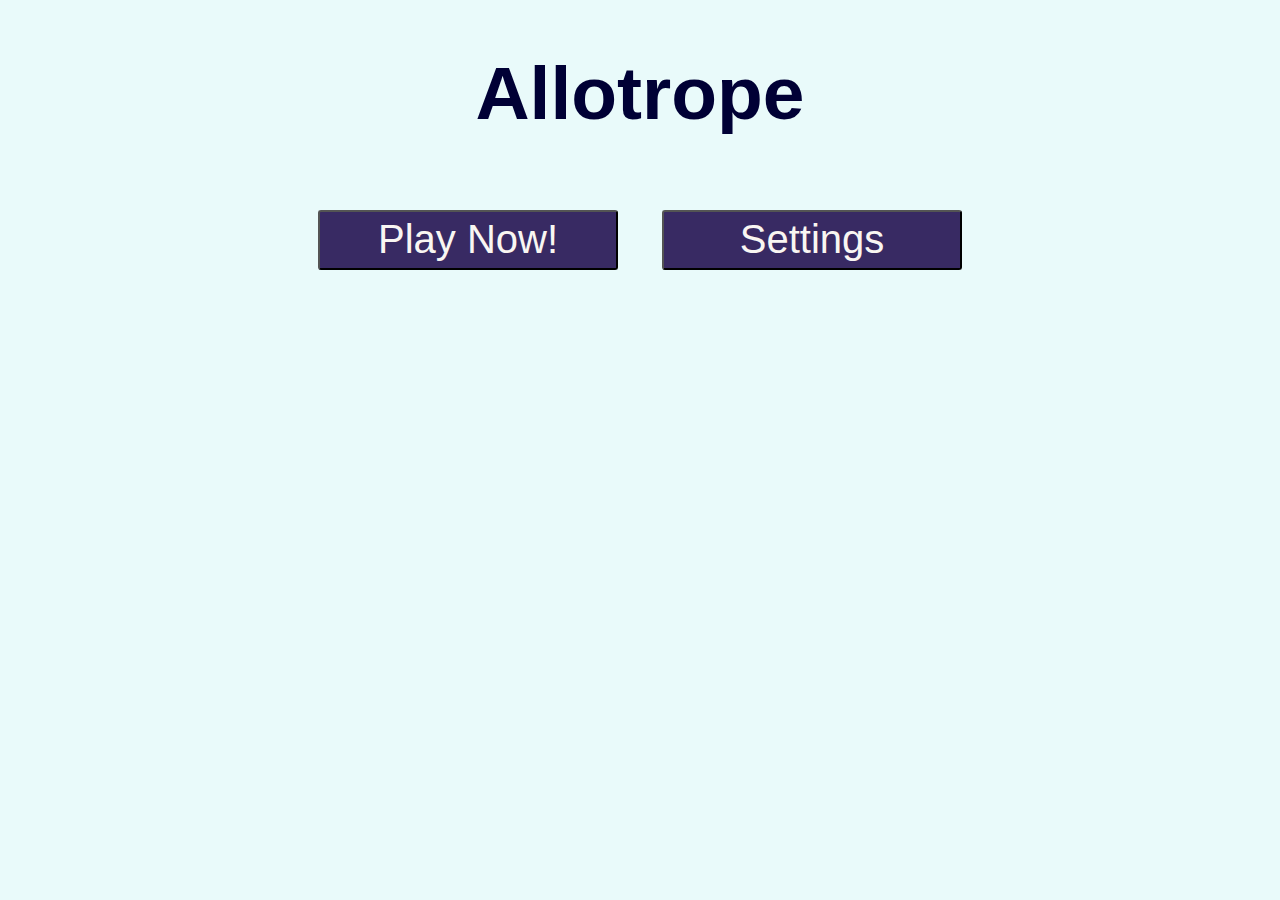
<file: index.html>
<!DOCTYPE html>
<html>
<head>
	
    <meta charset="utf-8">
    <meta name="viewport" content="width=device-width,height=device-height,initial-scale=1,maximum-scale=1,user-scalable=yes" />
  <title>Allotrope</title>

  <link href="style/homepage.css" rel="stylesheet" type="text/css">
  
</head>
<body>

    <div class="heading">
      <h1 class="title"><a href="index.html">Allotrope</a></h1>
	</div>
	<ul>
		<li><a href="level_select.html"><button type="button">Play Now!</button></a></li>
		<li><a href="#"><button type="button">Settings</button></a></li>
			
	</ul>
</body>
</html>
</file>
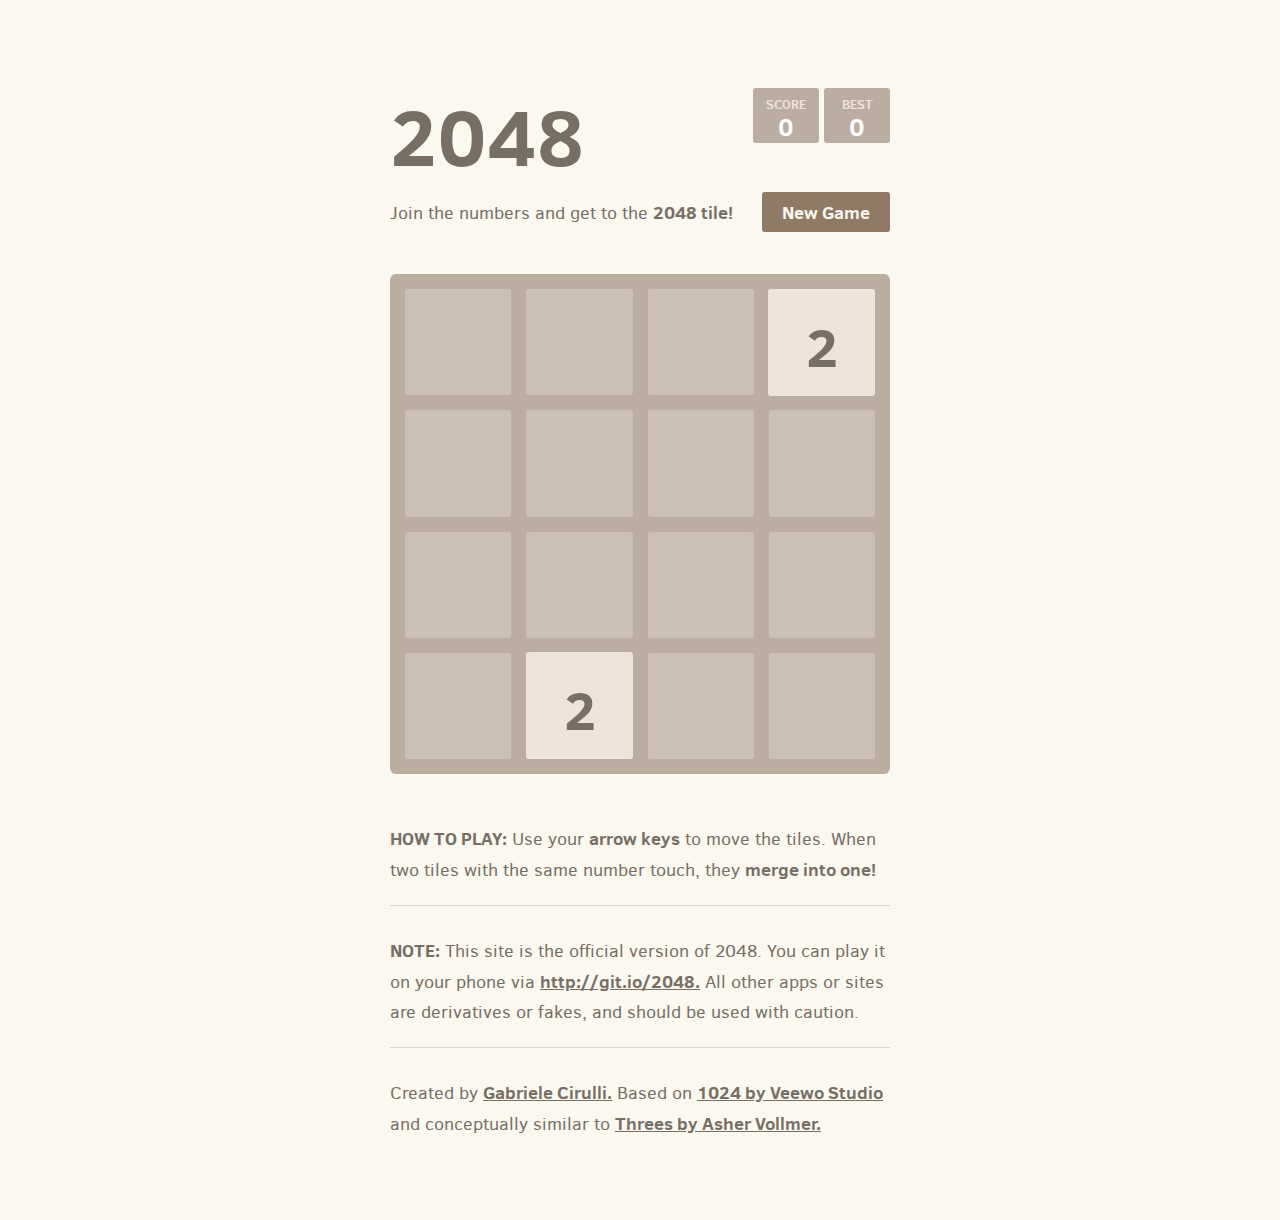
<file: meta/index.html>
<!DOCTYPE html>
<html>
<head>
  <meta charset="utf-8">
  <title>2048</title>

  <link href="style/main.css" rel="stylesheet" type="text/css">
  <link rel="shortcut icon" href="Allotrope Logo.ico">
  <link rel="apple-touch-icon" href="meta/apple-touch-icon.png">
  <link rel="apple-touch-startup-image" href="meta/apple-touch-startup-image-640x1096.png" media="(device-width: 320px) and (device-height: 568px) and (-webkit-device-pixel-ratio: 2)"> <!-- iPhone 5+ -->
  <link rel="apple-touch-startup-image" href="meta/apple-touch-startup-image-640x920.png"  media="(device-width: 320px) and (device-height: 480px) and (-webkit-device-pixel-ratio: 2)"> <!-- iPhone, retina -->
  <meta name="apple-mobile-web-app-capable" content="yes">
  <meta name="apple-mobile-web-app-status-bar-style" content="black">

  <meta name="HandheldFriendly" content="True">
  <meta name="MobileOptimized" content="320">
  <meta name="viewport" content="width=device-width, target-densitydpi=160dpi, initial-scale=1.0, maximum-scale=1, user-scalable=no, minimal-ui">
</head>
<body>
  <div class="container">
    <div class="heading">
      <h1 class="title">2048</h1>
      <div class="scores-container">
        <div class="score-container">0</div>
        <div class="best-container">0</div>
      </div>
    </div>

    <div class="above-game">
      <p class="game-intro">Join the numbers and get to the <strong>2048 tile!</strong></p>
      <a class="restart-button">New Game</a>
    </div>

    <div class="game-container">
      <div class="game-message">
        <p></p>
        <div class="lower">
	        <a class="keep-playing-button">Keep going</a>
          <a class="retry-button">Try again</a>
        </div>
      </div>

      <div class="grid-container">
        <div class="grid-row">
          <div class="grid-cell"></div>
          <div class="grid-cell"></div>
          <div class="grid-cell"></div>
          <div class="grid-cell"></div>
        </div>
        <div class="grid-row">
          <div class="grid-cell"></div>
          <div class="grid-cell"></div>
          <div class="grid-cell"></div>
          <div class="grid-cell"></div>
        </div>
        <div class="grid-row">
          <div class="grid-cell"></div>
          <div class="grid-cell"></div>
          <div class="grid-cell"></div>
          <div class="grid-cell"></div>
        </div>
        <div class="grid-row">
          <div class="grid-cell"></div>
          <div class="grid-cell"></div>
          <div class="grid-cell"></div>
          <div class="grid-cell"></div>
        </div>
      </div>

      <div class="tile-container">

      </div>
    </div>

    <p class="game-explanation">
      <strong class="important">How to play:</strong> Use your <strong>arrow keys</strong> to move the tiles. When two tiles with the same number touch, they <strong>merge into one!</strong>
    </p>
    <hr>
    <p>
    <strong class="important">Note:</strong> This site is the official version of 2048. You can play it on your phone via <a href="http://git.io/2048">http://git.io/2048.</a> All other apps or sites are derivatives or fakes, and should be used with caution.
    </p>
    <hr>
    <p>
    Created by <a href="http://gabrielecirulli.com" target="_blank">Gabriele Cirulli.</a> Based on <a href="https://itunes.apple.com/us/app/1024!/id823499224" target="_blank">1024 by Veewo Studio</a> and conceptually similar to <a href="http://asherv.com/threes/" target="_blank">Threes by Asher Vollmer.</a>
    </p>
  </div>

  <script src="js/bind_polyfill.js"></script>
  <script src="js/classlist_polyfill.js"></script>
  <script src="js/animframe_polyfill.js"></script>
  <script src="js/keyboard_input_manager.js"></script>
  <script src="js/html_actuator.js"></script>
  <script src="js/grid.js"></script>
  <script src="js/tile.js"></script>
  <script src="js/local_storage_manager.js"></script>
  <script src="js/game_manager.js"></script>
  <script src="js/application.js"></script>
</body>
</html>
</file>
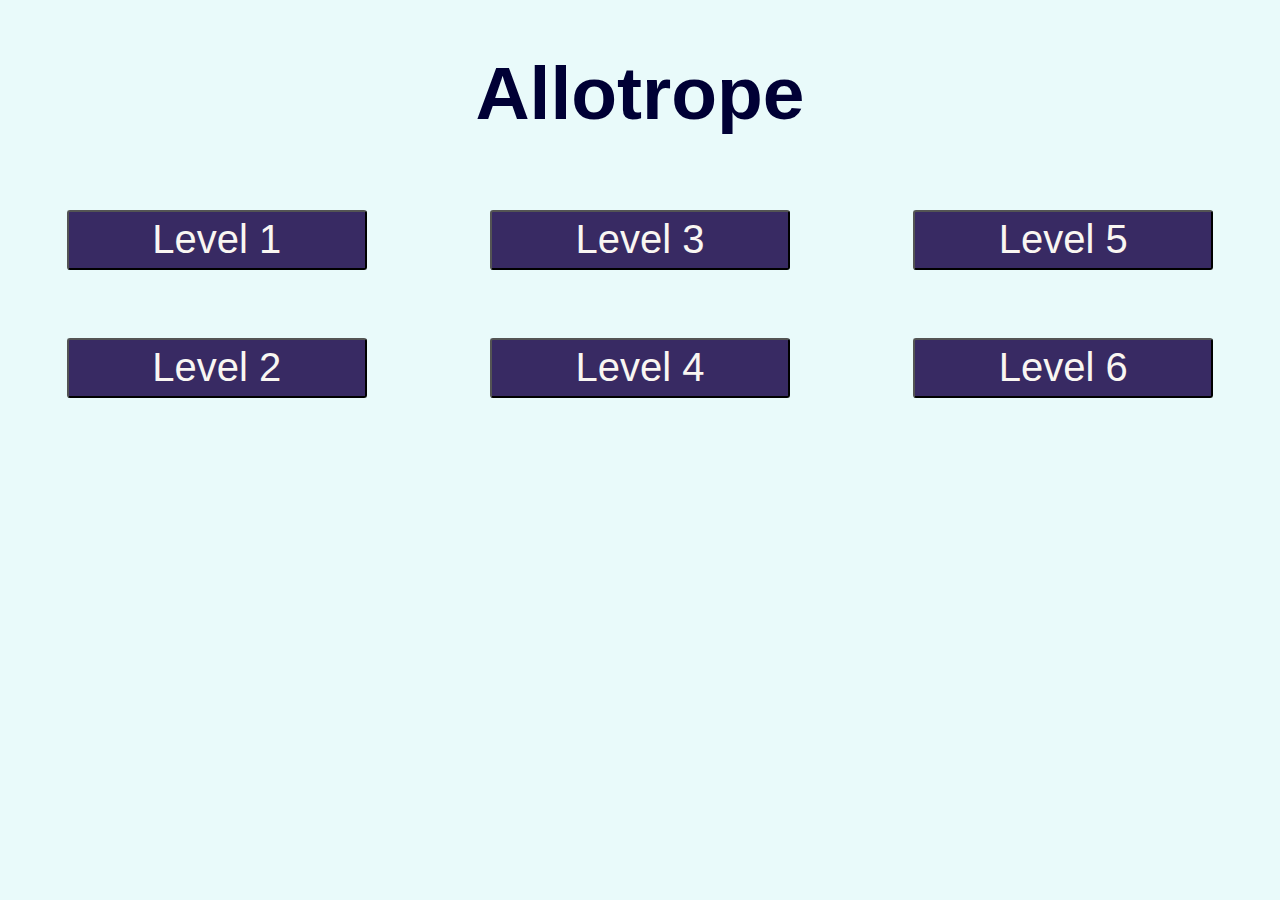
<file: level_select.html>
<!DOCTYPE html>
<html>
<head>
	
    <meta charset="utf-8">
    <meta name="viewport" content="width=device-width,height=device-height,initial-scale=1,maximum-scale=1,user-scalable=yes" />
  <title>Allotrope</title>

  <link href="style/homepage.css" rel="stylesheet" type="text/css">
  <style>
    ul{
      columns:3;
    }
    li{
      display:inline-block;
		padding: 5dp 5dp;
		
    }
    button{
      width:75dp;
      height:45dp;
		font-size:30dp;
    }
    
    
  </style>
</head>
<body>

    <div class="heading">
      <h1 class="title"><a href="index.html">Allotrope</a></h1>
	</div>
	<ul>
		<li><a href="levels/level_1.html"><button type="button">Level 1</button></a></li>
		<li><a href="levels/level_2.html"><button type="button">Level 2 </button></a></li>
		<li><a href="levels/level_3.html"><button type="button">Level 3</button></a></li>
		<li><a href="levels/level_4.html"><button type="button">Level 4</button></a></li>
		<li><a href="levels/level_5.html"><button type="button">Level 5</button></a></li>
		<li><a href="levels/level_6.html"><button type="button">Level 6</button></a></li>
			
	</ul>
</body>
</html>
</file>
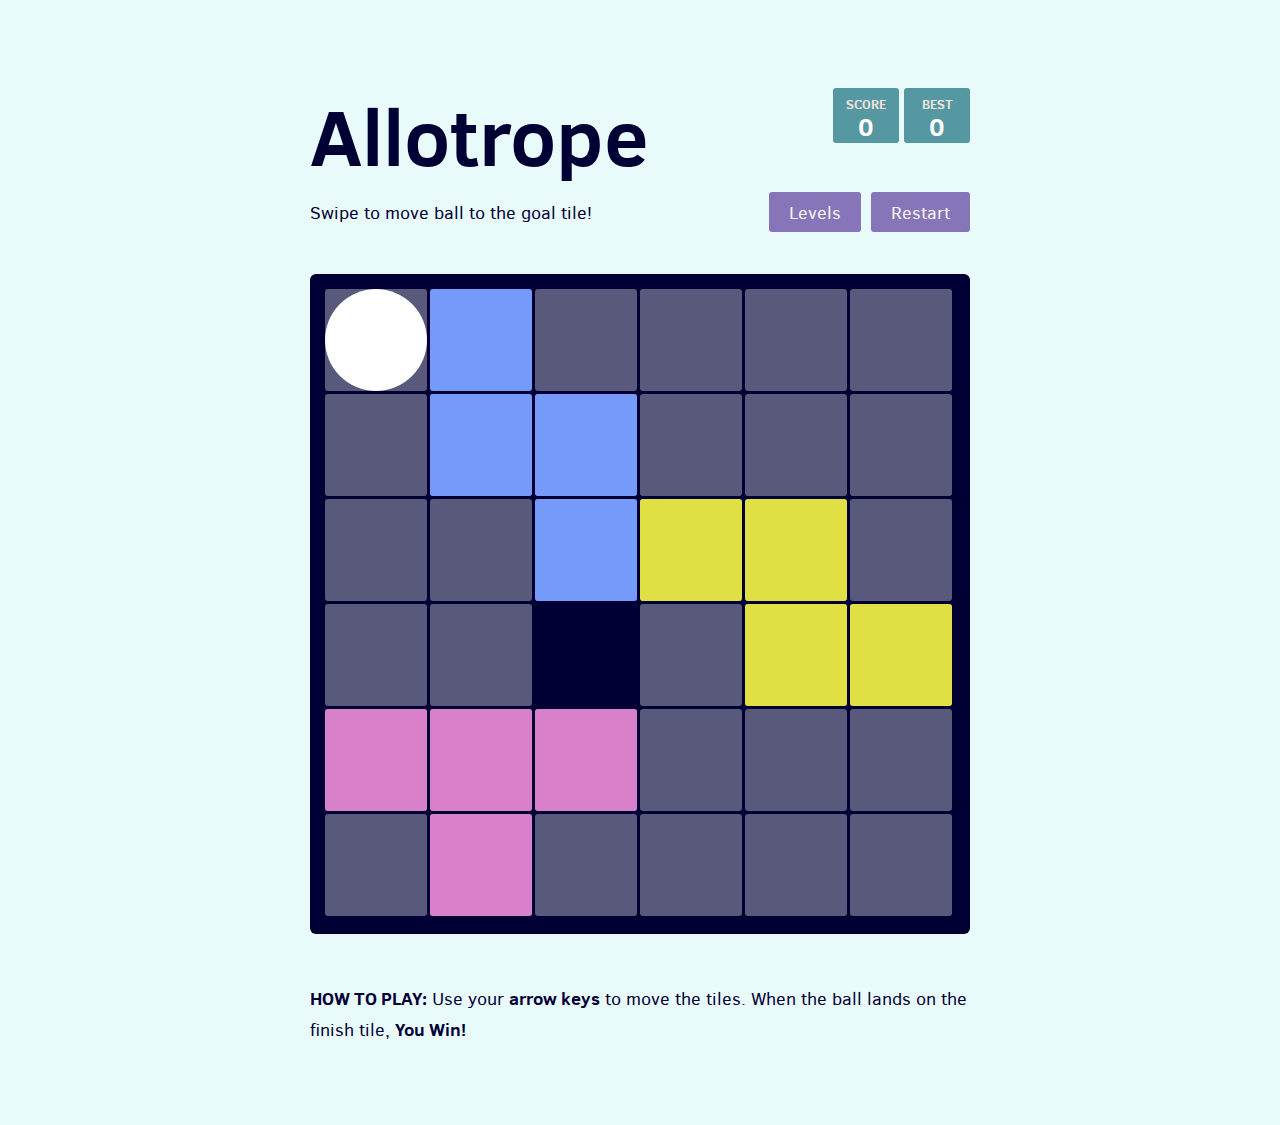
<file: levels/level_1.html>
<!DOCTYPE html>
<html>
<head>
  <meta charset="utf-8">
  <title>Allotrope</title>

  <link href="../style/main.css" rel="stylesheet" type="text/css">
  <link rel="shortcut icon" href="http://scott-swarthout.github.io/allotrope-js/Allotrope Logo.ico">
  <meta name="viewport" content="width=device-width,height=device-height,initial-scale=1,maximum-scale=1,user-scalable=yes" />
  <!--<link rel="apple-touch-icon" href="meta/apple-touch-icon.png">-->
  <!--<link rel="apple-touch-startup-image" href="meta/apple-touch-startup-image-640x1096.png" media="(device-width: 320px) and (device-height: 568px) and (-webkit-device-pixel-ratio: 2)">-->
  <!--<link rel="apple-touch-startup-image" href="meta/apple-touch-startup-image-640x920.png"  media="(device-width: 320px) and (device-height: 480px) and (-webkit-device-pixel-ratio: 2)">-->
  <meta name="apple-mobile-web-app-capable" content="yes">
  <meta name="apple-mobile-web-app-status-bar-style" content="black">

  <meta name="HandheldFriendly" content="True">
  <meta name="MobileOptimized" content="320">
  <meta name="viewport" content="width=device-width, target-densitydpi=160dpi, initial-scale=1.0, maximum-scale=1, user-scalable=no, minimal-ui">
</head>
<body>
  <div class="container">
    <div class="heading">
      <h1 class="title"> <a href="../index.html">Allotrope</a></h1>
      <div class="scores-container">
        <div class="score-container">0</div>
        <div class="best-container">0</div>
      </div>
    </div>
    <div class="above-game">
      <p class="game-intro">Swipe to move ball to the goal tile!<br></p>
      <a class="restart-button">Restart</a>
      <a href='../level_select.html'class="levels-button">Levels</a>
    </div>

    <div class="game-container">
      <div class="game-message">
        <p></p>
        <div class="lower">
	        <!--<a class="keep-playing-button">Next Level</a>-->
          <a class="retry-button">Try again</a>
          <a href='../level_select.html'class="select-levels-button">Levels</a>
        </div>
      </div>

      <div class="grid-container">
        <div class="grid-row">
          <div class="grid-cell"></div>
          <div class="grid-goalcell"></div>
          <div class="grid-cell"></div>
          <div class="grid-cell"></div>
          <div class="grid-cell"></div>
          <div class="grid-cell"></div>
        </div>
        <div class="grid-row">
          <div class="grid-cell"></div>
          <div class="grid-cell"></div>
          <div class="grid-cell"></div>
          <div class="grid-cell"></div>
          <div class="grid-cell"></div>
          <div class="grid-cell"></div>
        </div>
        <div class="grid-row">
          <div class="grid-cell"></div>
          <div class="grid-cell"></div>
          <div class="grid-cell"></div>
          <div class="grid-cell"></div>
          <div class="grid-cell"></div>
          <div class="grid-cell"></div>
        </div>
        <div class="grid-row">
          <div class="grid-cell"></div>
          <div class="grid-cell"></div>
          <div class="grid-cell"></div>
          <div class="grid-cell"></div>
          <div class="grid-cell"></div>
          <div class="grid-cell"></div>
        </div>
        <div class="grid-row">
          <div class="grid-cell"></div>
          <div class="grid-cell"></div>
          <div class="grid-cell"></div>
          <div class="grid-cell"></div>
          <div class="grid-cell"></div>
          <div class="grid-cell"></div>
        </div>
        <div class="grid-row">
          <div class="grid-cell"></div>
          <div class="grid-cell"></div>
          <div class="grid-cell"></div>
          <div class="grid-cell"></div>
          <div class="grid-cell"></div>
          <div class="grid-cell"></div>
        </div>
      </div>

      <div class="tile-container">

      </div>
    </div>

    <p class="game-explanation">
      <strong class="important">How to play:</strong> Use your <strong>arrow keys</strong> to move the tiles. When the ball lands on the finish tile, <strong>You Win!</strong>
    </p>
   
  </div>
  <script src="http://ajax.googleapis.com/ajax/libs/jquery/1.11.1/jquery.min.js"></script>
  <script src="level_1_data.js"></script>
  <script src="../js/bind_polyfill.js"></script>
  <script src="../js/classlist_polyfill.js"></script>
  <script src="../js/animframe_polyfill.js"></script>
  <script src="../js/keyboard_input_manager.js"></script>
  <script src="../js/html_actuator.js"></script>
  <script src="../js/grid.js"></script>
  <script src="../js/tile.js"></script>
  <script src="../js/local_storage_manager.js"></script>
  <script src="../js/game_manager.js"></script>
  <script src="../js/application.js"></script>
  
</body>
</html>
</file>
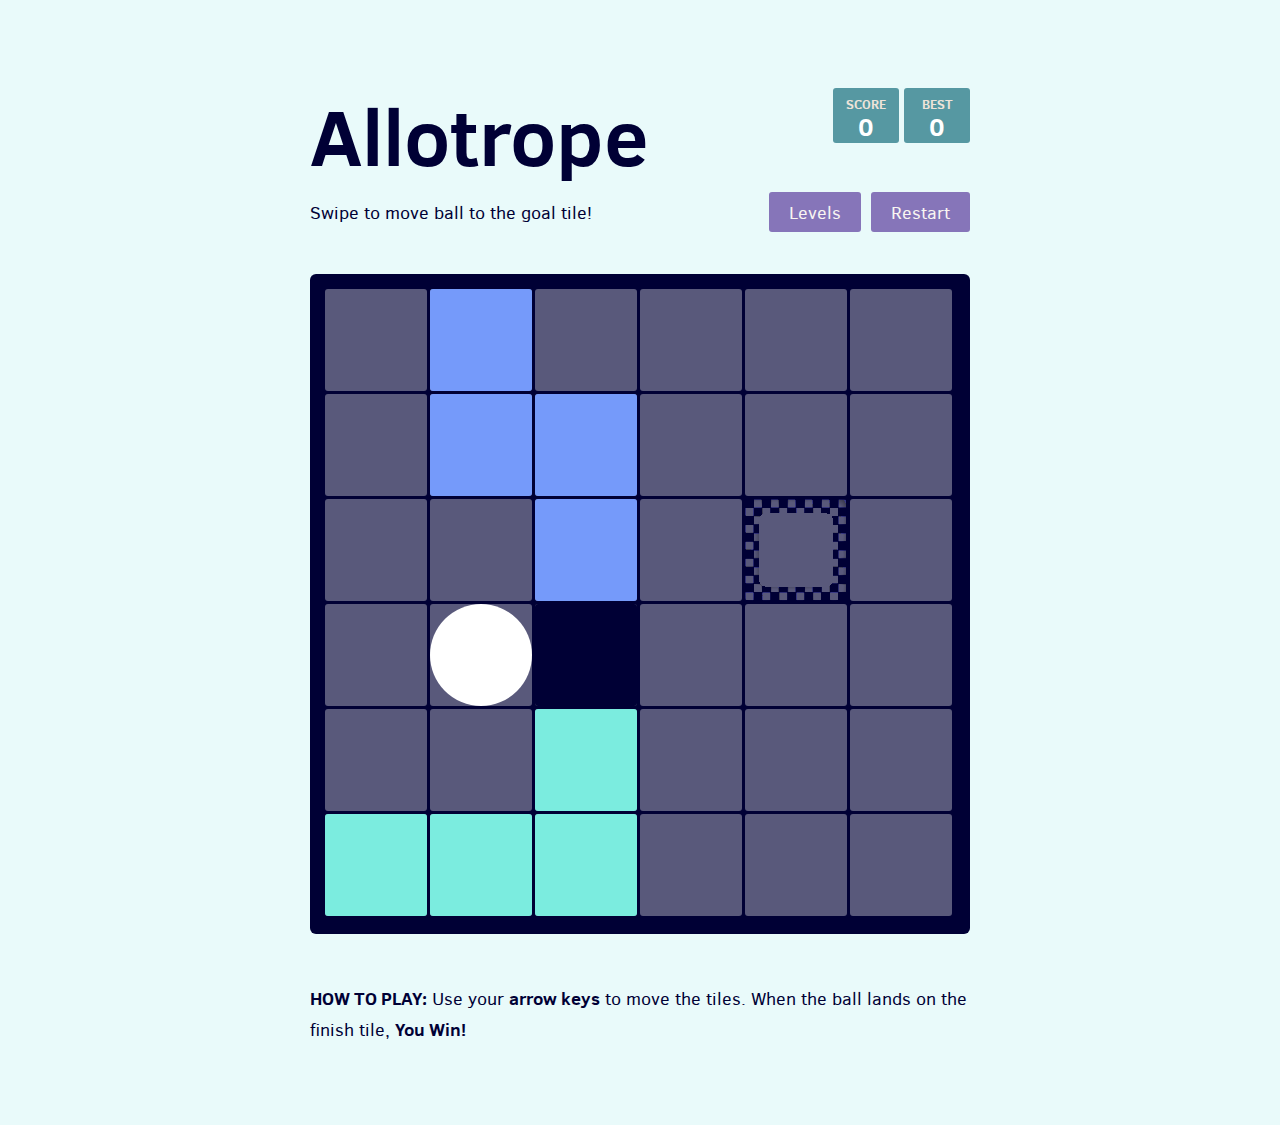
<file: levels/level_2.html>
<!DOCTYPE html>
<html>
<head>
  <meta charset="utf-8">
  <title>Allotrope</title>

  <link href="../style/main.css" rel="stylesheet" type="text/css">
  <link rel="shortcut icon" href="http://scott-swarthout.github.io/allotrope-js/Allotrope Logo.ico">
  <meta name="viewport" content="width=device-width,height=device-height,initial-scale=1,maximum-scale=1,user-scalable=yes" />
  <!--<link rel="apple-touch-icon" href="meta/apple-touch-icon.png">-->
  <!--<link rel="apple-touch-startup-image" href="meta/apple-touch-startup-image-640x1096.png" media="(device-width: 320px) and (device-height: 568px) and (-webkit-device-pixel-ratio: 2)">-->
  <!--<link rel="apple-touch-startup-image" href="meta/apple-touch-startup-image-640x920.png"  media="(device-width: 320px) and (device-height: 480px) and (-webkit-device-pixel-ratio: 2)">-->
  <meta name="apple-mobile-web-app-capable" content="yes">
  <meta name="apple-mobile-web-app-status-bar-style" content="black">

  <meta name="HandheldFriendly" content="True">
  <meta name="MobileOptimized" content="320">
  <meta name="viewport" content="width=device-width, target-densitydpi=160dpi, initial-scale=1.0, maximum-scale=1, user-scalable=no, minimal-ui">
</head>
<body>
  <div class="container">
    <div class="heading">
      <h1 class="title"> <a href="../index.html">Allotrope</a></h1>
      <div class="scores-container">
        <div class="score-container">0</div>
        <div class="best-container">0</div>
      </div>
    </div>
    <div class="above-game">
      <p class="game-intro">Swipe to move ball to the goal tile!</p>
      <a class="restart-button">Restart</a>
      <a href='../level_select.html'class="levels-button">Levels</a>
    </div>

    <div class="game-container">
      <div class="game-message">
        <p></p>
        <div class="lower">
	        <!--<a class="keep-playing-button">Next Level</a>-->
          <a class="retry-button">Try again</a>
          <a href='../level_select.html'class="select-levels-button">Levels</a>
        </div>
      </div>

      <div class="grid-container">
        <div class="grid-row">
          <div class="grid-cell"></div>
          <div class="grid-cell"></div>
          <div class="grid-cell"></div>
          <div class="grid-cell"></div>
          <div class="grid-cell"></div>
          <div class="grid-cell"></div>
        </div>
        <div class="grid-row">
          <div class="grid-cell"></div>
          <div class="grid-cell"></div>
          <div class="grid-cell"></div>
          <div class="grid-cell"></div>
          <div class="grid-cell"></div>
          <div class="grid-cell"></div>
        </div>
        <div class="grid-row">
          <div class="grid-cell"></div>
          <div class="grid-cell"></div>
          <div class="grid-cell"></div>
          <div class="grid-cell"></div>
          <div class="grid-goalcell"></div>
          <div class="grid-cell"></div>
        </div>
        <div class="grid-row">
          <div class="grid-cell"></div>
          <div class="grid-cell"></div>
          <div class="grid-cell"></div>
          <div class="grid-cell"></div>
          <div class="grid-cell"></div>
          <div class="grid-cell"></div>
        </div>
        <div class="grid-row">
          <div class="grid-cell"></div>
          <div class="grid-cell"></div>
          <div class="grid-cell"></div>
          <div class="grid-cell"></div>
          <div class="grid-cell"></div>
          <div class="grid-cell"></div>
        </div>
        <div class="grid-row">
          <div class="grid-cell"></div>
          <div class="grid-cell"></div>
          <div class="grid-cell"></div>
          <div class="grid-cell"></div>
          <div class="grid-cell"></div>
          <div class="grid-cell"></div>
        </div>
      </div>

      <div class="tile-container">

      </div>
    </div>

    <p class="game-explanation">
      <strong class="important">How to play:</strong> Use your <strong>arrow keys</strong> to move the tiles. When the ball lands on the finish tile, <strong>You Win!</strong>
    </p>
   
  </div>
  <script src="http://ajax.googleapis.com/ajax/libs/jquery/1.11.1/jquery.min.js"></script>
  <script src="level_2_data.js"></script>
  <script src="../js/bind_polyfill.js"></script>
  <script src="../js/classlist_polyfill.js"></script>
  <script src="../js/animframe_polyfill.js"></script>
  <script src="../js/keyboard_input_manager.js"></script>
  <script src="../js/html_actuator.js"></script>
  <script src="../js/grid.js"></script>
  <script src="../js/tile.js"></script>
  <script src="../js/local_storage_manager.js"></script>
  <script src="../js/game_manager.js"></script>
  <script src="../js/application.js"></script>
  
</body>
</html>
</file>
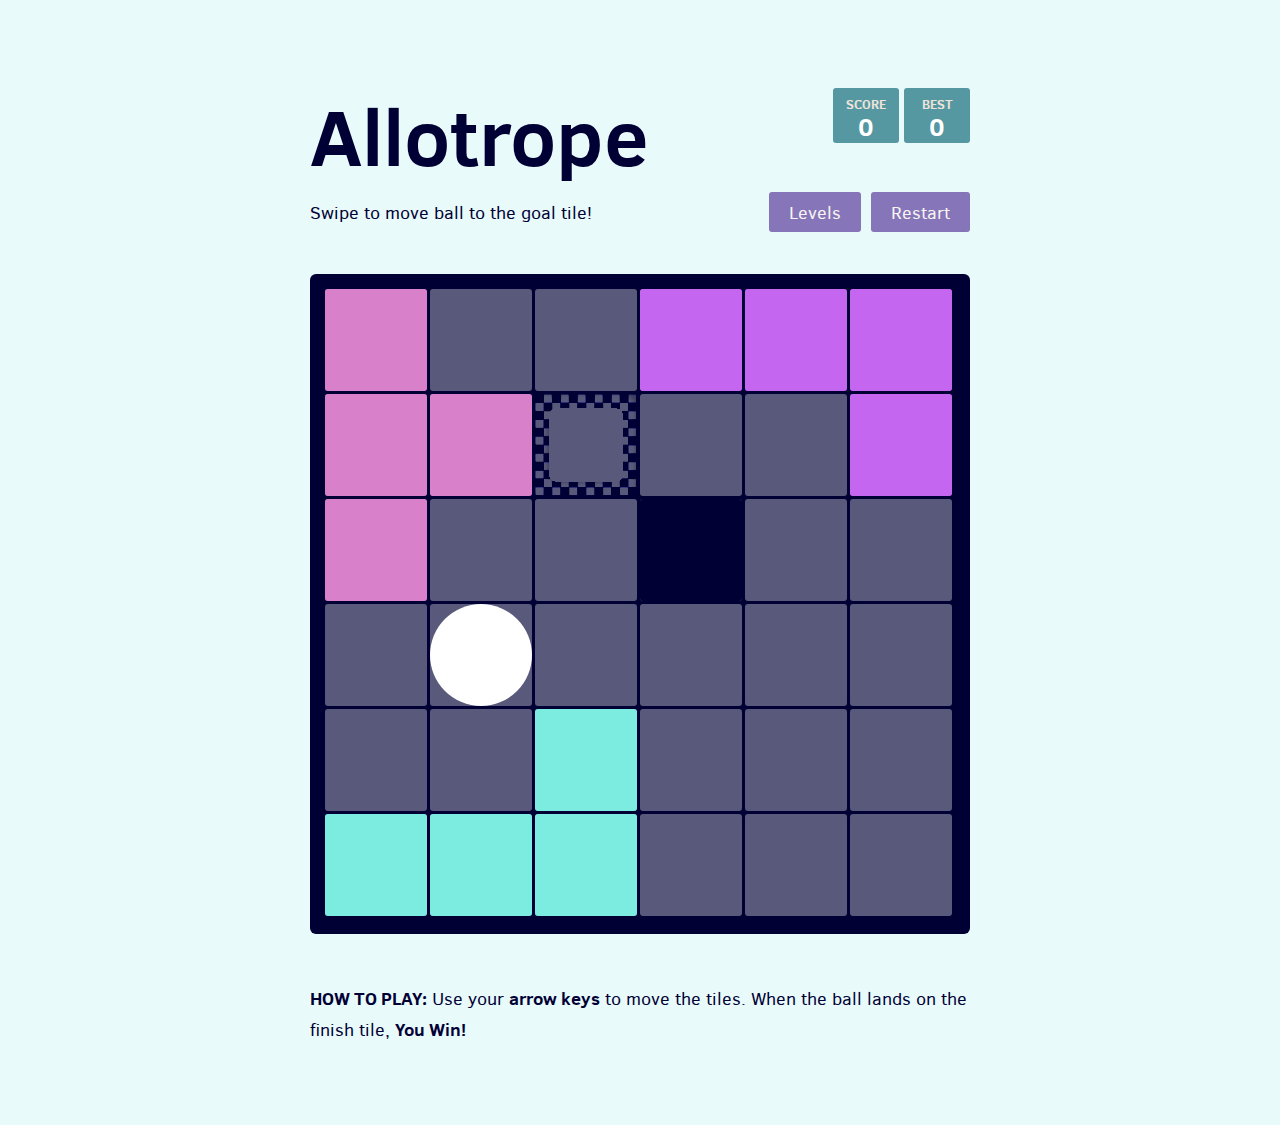
<file: levels/level_3.html>
<!DOCTYPE html>
<html>
<head>
  <meta charset="utf-8">
  <title>Allotrope</title>

  <link href="../style/main.css" rel="stylesheet" type="text/css">
  <link rel="shortcut icon" href="http://scott-swarthout.github.io/allotrope-js/Allotrope Logo.ico">
  <meta name="viewport" content="width=device-width,height=device-height,initial-scale=1,maximum-scale=1,user-scalable=yes" />
  <!--<link rel="apple-touch-icon" href="meta/apple-touch-icon.png">-->
  <!--<link rel="apple-touch-startup-image" href="meta/apple-touch-startup-image-640x1096.png" media="(device-width: 320px) and (device-height: 568px) and (-webkit-device-pixel-ratio: 2)">-->
  <!--<link rel="apple-touch-startup-image" href="meta/apple-touch-startup-image-640x920.png"  media="(device-width: 320px) and (device-height: 480px) and (-webkit-device-pixel-ratio: 2)">-->
  <meta name="apple-mobile-web-app-capable" content="yes">
  <meta name="apple-mobile-web-app-status-bar-style" content="black">

  <meta name="HandheldFriendly" content="True">
  <meta name="MobileOptimized" content="660">
  <meta name="viewport" content="width=device-width, target-densitydpi=160dpi, initial-scale=1.0, maximum-scale=1, user-scalable=no, minimal-ui">
</head>
<body>
  <div class="container">
    <div class="heading">
      <h1 class="title"> <a href="../index.html">Allotrope</a></h1>
      <div class="scores-container">
        <div class="score-container">0</div>
        <div class="best-container">0</div>
      </div>
    </div>
    <div class="above-game">
      <p class="game-intro">Swipe to move ball to the goal tile!</p>
      <a class="restart-button">Restart</a>
      <a href='../level_select.html'class="levels-button">Levels</a>
    </div>

    <div class="game-container">
      <div class="game-message">
        <p></p>
        <div class="lower">
	        <!--<a class="keep-playing-button">Next Level</a>-->
          <a class="retry-button">Try again</a>
          <a href='../level_select.html'class="select-levels-button">Levels</a>
        </div>
      </div>

      <div class="grid-container">
        <div class="grid-row">
          <div class="grid-cell"></div>
          <div class="grid-cell"></div>
          <div class="grid-cell"></div>
          <div class="grid-cell"></div>
          <div class="grid-cell"></div>
          <div class="grid-cell"></div>
        </div>
        <div class="grid-row">
          <div class="grid-cell"></div>
          <div class="grid-cell"></div>
          <div class="grid-goalcell"></div>
          <div class="grid-cell"></div>
          <div class="grid-cell"></div>
          <div class="grid-cell"></div>
        </div>
        <div class="grid-row">
          <div class="grid-cell"></div>
          <div class="grid-cell"></div>
          <div class="grid-cell"></div>
          <div class="grid-cell"></div>
          <div class="grid-cell"></div>
          <div class="grid-cell"></div>
        </div>
        <div class="grid-row">
          <div class="grid-cell"></div>
          <div class="grid-cell"></div>
          <div class="grid-cell"></div>
          <div class="grid-cell"></div>
          <div class="grid-cell"></div>
          <div class="grid-cell"></div>
        </div>
        <div class="grid-row">
          <div class="grid-cell"></div>
          <div class="grid-cell"></div>
          <div class="grid-cell"></div>
          <div class="grid-cell"></div>
          <div class="grid-cell"></div>
          <div class="grid-cell"></div>
        </div>
        <div class="grid-row">
          <div class="grid-cell"></div>
          <div class="grid-cell"></div>
          <div class="grid-cell"></div>
          <div class="grid-cell"></div>
          <div class="grid-cell"></div>
          <div class="grid-cell"></div>
        </div>
      </div>

      <div class="tile-container">

      </div>
    </div>

    <p class="game-explanation">
      <strong class="important">How to play:</strong> Use your <strong>arrow keys</strong> to move the tiles. When the ball lands on the finish tile, <strong>You Win!</strong>
    </p>
   
  </div>
  <script src="http://ajax.googleapis.com/ajax/libs/jquery/1.11.1/jquery.min.js"></script>
  <script src="level_3_data.js"></script>
  <script src="../js/bind_polyfill.js"></script>
  <script src="../js/classlist_polyfill.js"></script>
  <script src="../js/animframe_polyfill.js"></script>
  <script src="../js/keyboard_input_manager.js"></script>
  <script src="../js/html_actuator.js"></script>
  <script src="../js/grid.js"></script>
  <script src="../js/tile.js"></script>
  <script src="../js/local_storage_manager.js"></script>
  <script src="../js/game_manager.js"></script>
  <script src="../js/application.js"></script>
  
</body>
</html>
</file>
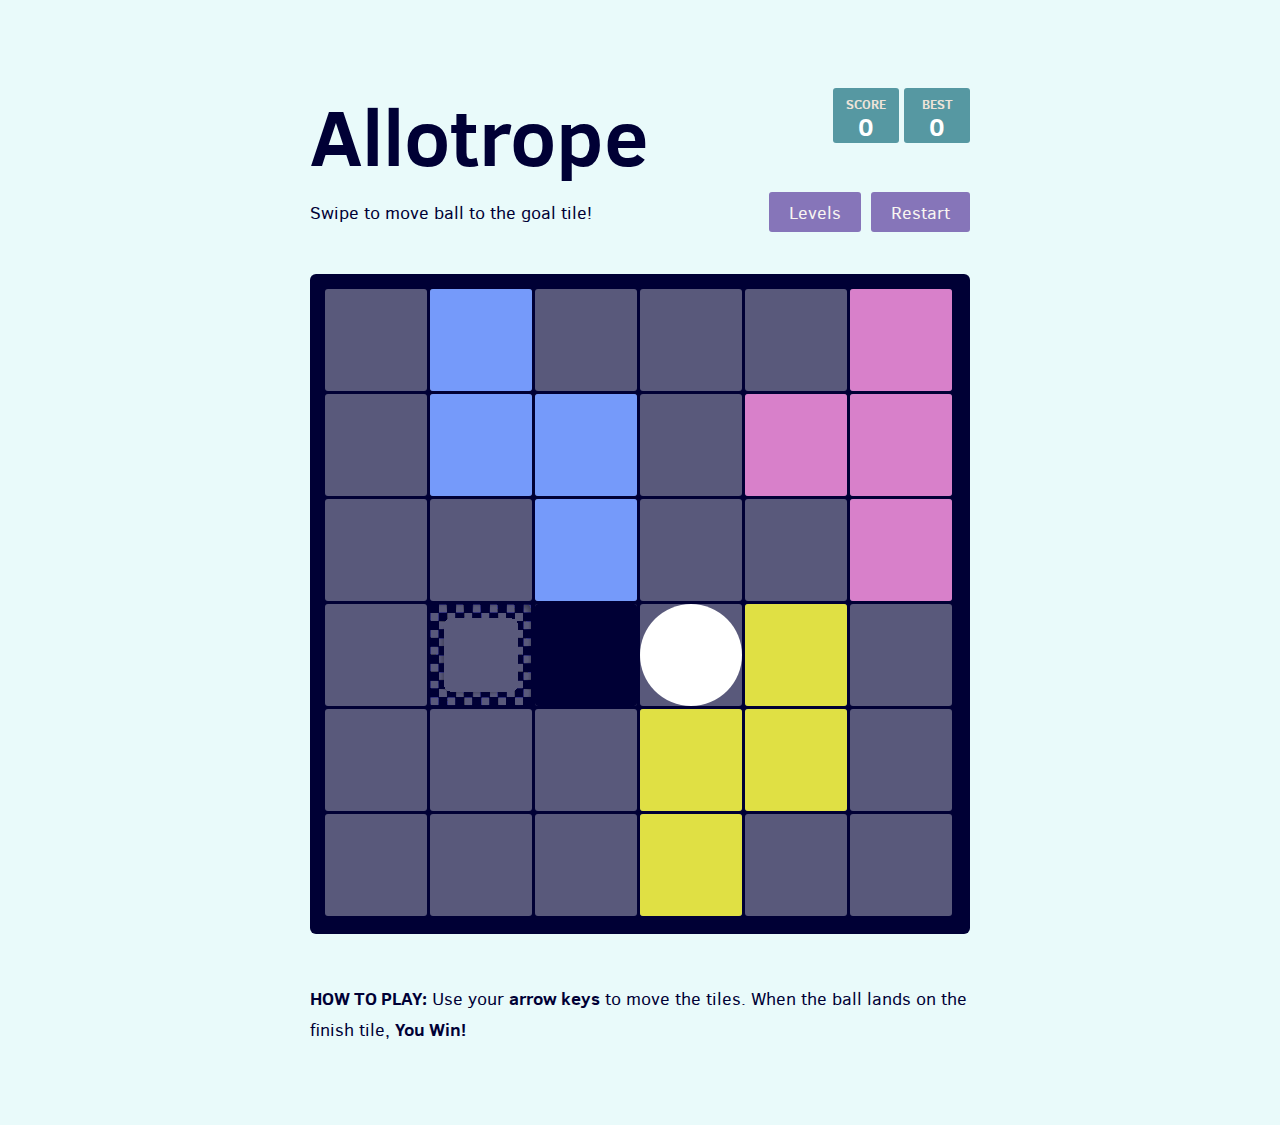
<file: levels/level_4.html>
<!DOCTYPE html>
<html>
<head>
  <meta charset="utf-8">
  <title>Allotrope</title>

  <link href="../style/main.css" rel="stylesheet" type="text/css">
  <link rel="shortcut icon" href="http://scott-swarthout.github.io/allotrope-js/Allotrope Logo.ico">
  <meta name="viewport" content="width=device-width,height=device-height,initial-scale=1,maximum-scale=1,user-scalable=yes" />
  <!--<link rel="apple-touch-icon" href="meta/apple-touch-icon.png">-->
  <!--<link rel="apple-touch-startup-image" href="meta/apple-touch-startup-image-640x1096.png" media="(device-width: 320px) and (device-height: 568px) and (-webkit-device-pixel-ratio: 2)">-->
  <!--<link rel="apple-touch-startup-image" href="meta/apple-touch-startup-image-640x920.png"  media="(device-width: 320px) and (device-height: 480px) and (-webkit-device-pixel-ratio: 2)">-->
  <meta name="apple-mobile-web-app-capable" content="yes">
  <meta name="apple-mobile-web-app-status-bar-style" content="black">

  <meta name="HandheldFriendly" content="True">
  <meta name="MobileOptimized" content="320">
  <meta name="viewport" content="width=device-width, target-densitydpi=160dpi, initial-scale=1.0, maximum-scale=1, user-scalable=no, minimal-ui">
</head>
<body>
  <div class="container">
    <div class="heading">
		<div>
			<h1 class="title"> <a href="../index.html">Allotrope</a></h1>
		</div>
      <div class="scores-container">
        <div class="score-container">0</div>
        <div class="best-container">0</div>
      </div>
    </div>
    <div class="above-game">
      <p class="game-intro">Swipe to move ball to the goal tile!<br></p>
      <a class="restart-button">Restart</a>
      <a href='../level_select.html'class="levels-button">Levels</a>
    </div>

    <div class="game-container">
      <div class="game-message">
        <p></p>
        <div class="lower">
	        <!--<a class="keep-playing-button">Next Level</a>-->
          <a class="retry-button">Try again</a>
          <a href='../level_select.html'class="select-levels-button">Levels</a>
        </div>
      </div>

      <div class="grid-container">
        <div class="grid-row">
          <div class="grid-cell"></div>
          <div class="grid-cell"></div>
          <div class="grid-cell"></div>
          <div class="grid-cell"></div>
          <div class="grid-cell"></div>
          <div class="grid-cell"></div>
        </div>
        <div class="grid-row">
          <div class="grid-cell"></div>
          <div class="grid-cell"></div>
          <div class="grid-cell"></div>
          <div class="grid-cell"></div>
          <div class="grid-cell"></div>
          <div class="grid-cell"></div>
        </div>
        <div class="grid-row">
          <div class="grid-cell"></div>
          <div class="grid-cell"></div>
          <div class="grid-cell"></div>
          <div class="grid-cell"></div>
          <div class="grid-cell"></div>
          <div class="grid-cell"></div>
        </div>
        <div class="grid-row">
          <div class="grid-cell"></div>
          <div class="grid-goalcell"></div>
          <div class="grid-cell"></div>
          <div class="grid-cell"></div>
          <div class="grid-cell"></div>
          <div class="grid-cell"></div>
        </div>
        <div class="grid-row">
          <div class="grid-cell"></div>
          <div class="grid-cell"></div>
          <div class="grid-cell"></div>
          <div class="grid-cell"></div>
          <div class="grid-cell"></div>
          <div class="grid-cell"></div>
        </div>
        <div class="grid-row">
          <div class="grid-cell"></div>
          <div class="grid-cell"></div>
          <div class="grid-cell"></div>
          <div class="grid-cell"></div>
          <div class="grid-cell"></div>
          <div class="grid-cell"></div>
        </div>
      </div>

      <div class="tile-container">

      </div>
    </div>

    <p class="game-explanation">
      <strong class="important">How to play:</strong> Use your <strong>arrow keys</strong> to move the tiles. When the ball lands on the finish tile, <strong>You Win!</strong>
    </p>
   
  </div>
  <script src="http://ajax.googleapis.com/ajax/libs/jquery/1.11.1/jquery.min.js"></script>
  <script src="level_4_data.js"></script>
  <script src="../js/bind_polyfill.js"></script>
  <script src="../js/classlist_polyfill.js"></script>
  <script src="../js/animframe_polyfill.js"></script>
  <script src="../js/keyboard_input_manager.js"></script>
  <script src="../js/html_actuator.js"></script>
  <script src="../js/grid.js"></script>
  <script src="../js/tile.js"></script>
  <script src="../js/local_storage_manager.js"></script>
  <script src="../js/game_manager.js"></script>
  <script src="../js/application.js"></script>
  
</body>
</html>
</file>
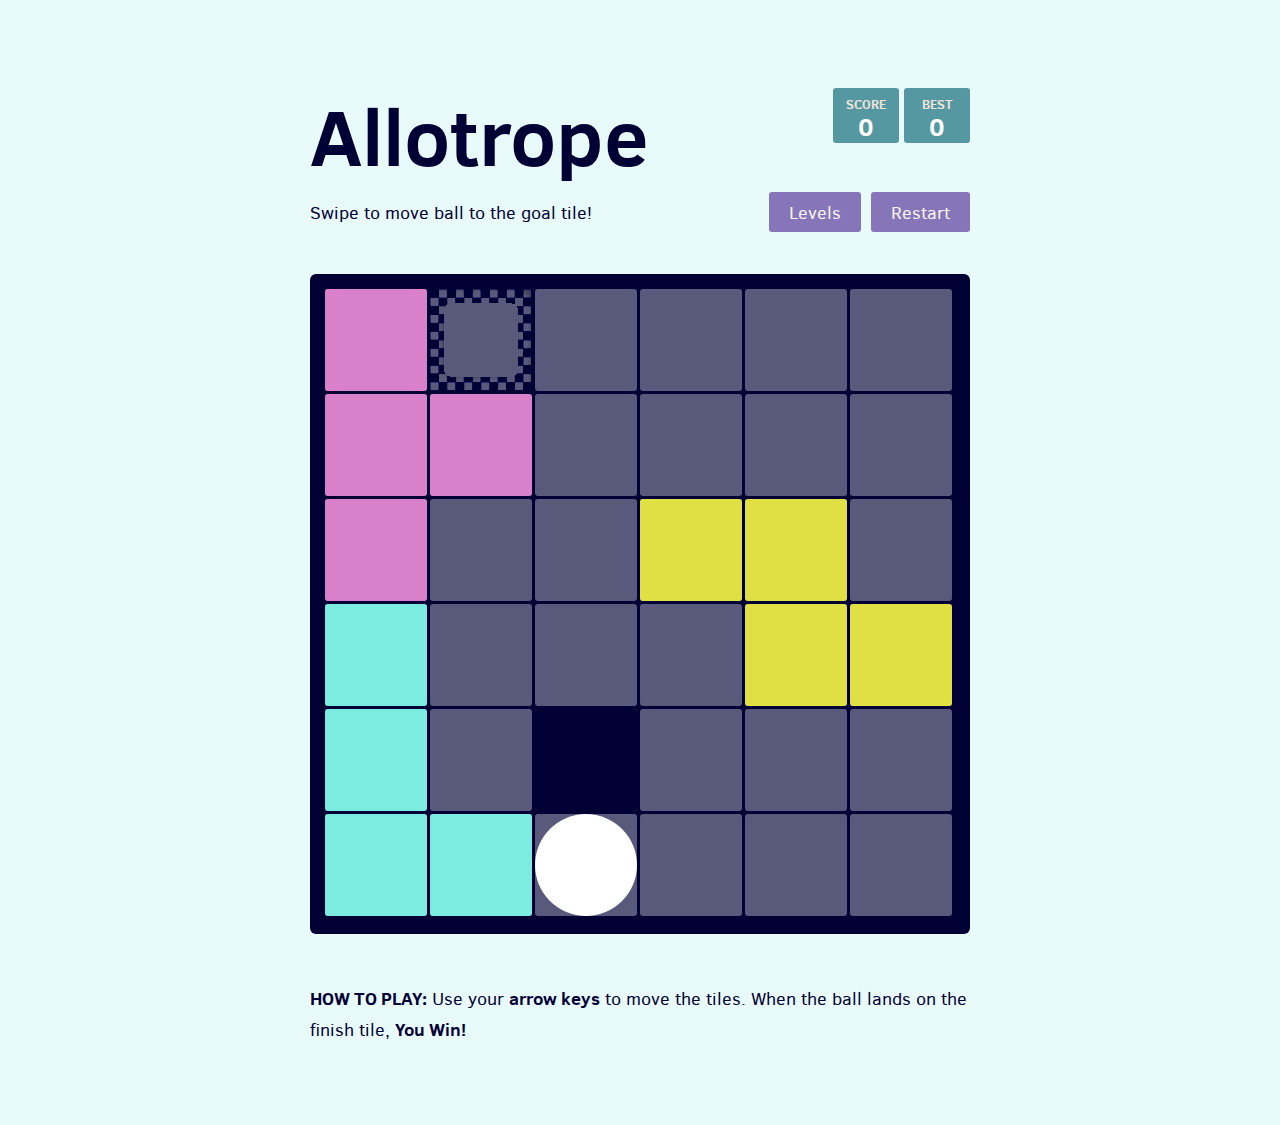
<file: levels/level_5.html>
<!DOCTYPE html>
<html>
<head>
  <meta charset="utf-8">
  <title>Allotrope</title>

  <link href="../style/main.css" rel="stylesheet" type="text/css">
  <link rel="shortcut icon" href="http://scott-swarthout.github.io/allotrope-js/Allotrope Logo.ico">
  <meta name="viewport" content="width=device-width,height=device-height,initial-scale=1,maximum-scale=1,user-scalable=yes" />
  <!--<link rel="apple-touch-icon" href="meta/apple-touch-icon.png">-->
  <!--<link rel="apple-touch-startup-image" href="meta/apple-touch-startup-image-640x1096.png" media="(device-width: 320px) and (device-height: 568px) and (-webkit-device-pixel-ratio: 2)">-->
  <!--<link rel="apple-touch-startup-image" href="meta/apple-touch-startup-image-640x920.png"  media="(device-width: 320px) and (device-height: 480px) and (-webkit-device-pixel-ratio: 2)">-->
  <meta name="apple-mobile-web-app-capable" content="yes">
  <meta name="apple-mobile-web-app-status-bar-style" content="black">

  <meta name="HandheldFriendly" content="True">
  <meta name="MobileOptimized" content="320">
  <meta name="viewport" content="width=device-width, target-densitydpi=160dpi, initial-scale=1.0, maximum-scale=1, user-scalable=no, minimal-ui">
</head>
<body>
  <div class="container">
    <div class="heading">
      <h1 class="title"> <a href="../index.html">Allotrope</a></h1>
      <div class="scores-container">
        <div class="score-container">0</div>
        <div class="best-container">0</div>
      </div>
    </div>
    <div class="above-game">
      <p class="game-intro">Swipe to move ball to the goal tile!<br></p>
      <a class="restart-button">Restart</a>
      <a href='../level_select.html'class="levels-button">Levels</a>
    </div>

    <div class="game-container">
      <div class="game-message">
        <p></p>
        <div class="lower">
	        <!--<a class="keep-playing-button">Next Level</a>-->
          <a class="retry-button">Try again</a>
          <a href='../level_select.html'class="select-levels-button">Levels</a>
        </div>
      </div>

      <div class="grid-container">
        <div class="grid-row">
          <div class="grid-cell"></div>
          <div class="grid-goalcell"></div>
          <div class="grid-cell"></div>
          <div class="grid-cell"></div>
          <div class="grid-cell"></div>
          <div class="grid-cell"></div>
        </div>
        <div class="grid-row">
          <div class="grid-cell"></div>
          <div class="grid-cell"></div>
          <div class="grid-cell"></div>
          <div class="grid-cell"></div>
          <div class="grid-cell"></div>
          <div class="grid-cell"></div>
        </div>
        <div class="grid-row">
          <div class="grid-cell"></div>
          <div class="grid-cell"></div>
          <div class="grid-cell"></div>
          <div class="grid-cell"></div>
          <div class="grid-cell"></div>
          <div class="grid-cell"></div>
        </div>
        <div class="grid-row">
          <div class="grid-cell"></div>
          <div class="grid-cell"></div>
          <div class="grid-cell"></div>
          <div class="grid-cell"></div>
          <div class="grid-cell"></div>
          <div class="grid-cell"></div>
        </div>
        <div class="grid-row">
          <div class="grid-cell"></div>
          <div class="grid-cell"></div>
          <div class="grid-cell"></div>
          <div class="grid-cell"></div>
          <div class="grid-cell"></div>
          <div class="grid-cell"></div>
        </div>
        <div class="grid-row">
          <div class="grid-cell"></div>
          <div class="grid-cell"></div>
          <div class="grid-cell"></div>
          <div class="grid-cell"></div>
          <div class="grid-cell"></div>
          <div class="grid-cell"></div>
        </div>
      </div>

      <div class="tile-container">

      </div>
    </div>

    <p class="game-explanation">
      <strong class="important">How to play:</strong> Use your <strong>arrow keys</strong> to move the tiles. When the ball lands on the finish tile, <strong>You Win!</strong>
    </p>
   
  </div>
  <script src="http://ajax.googleapis.com/ajax/libs/jquery/1.11.1/jquery.min.js"></script>
  <script src="level_5_data.js"></script>
  <script src="../js/bind_polyfill.js"></script>
  <script src="../js/classlist_polyfill.js"></script>
  <script src="../js/animframe_polyfill.js"></script>
  <script src="../js/keyboard_input_manager.js"></script>
  <script src="../js/html_actuator.js"></script>
  <script src="../js/grid.js"></script>
  <script src="../js/tile.js"></script>
  <script src="../js/local_storage_manager.js"></script>
  <script src="../js/game_manager.js"></script>
  <script src="../js/application.js"></script>
  
</body>
</html>
</file>
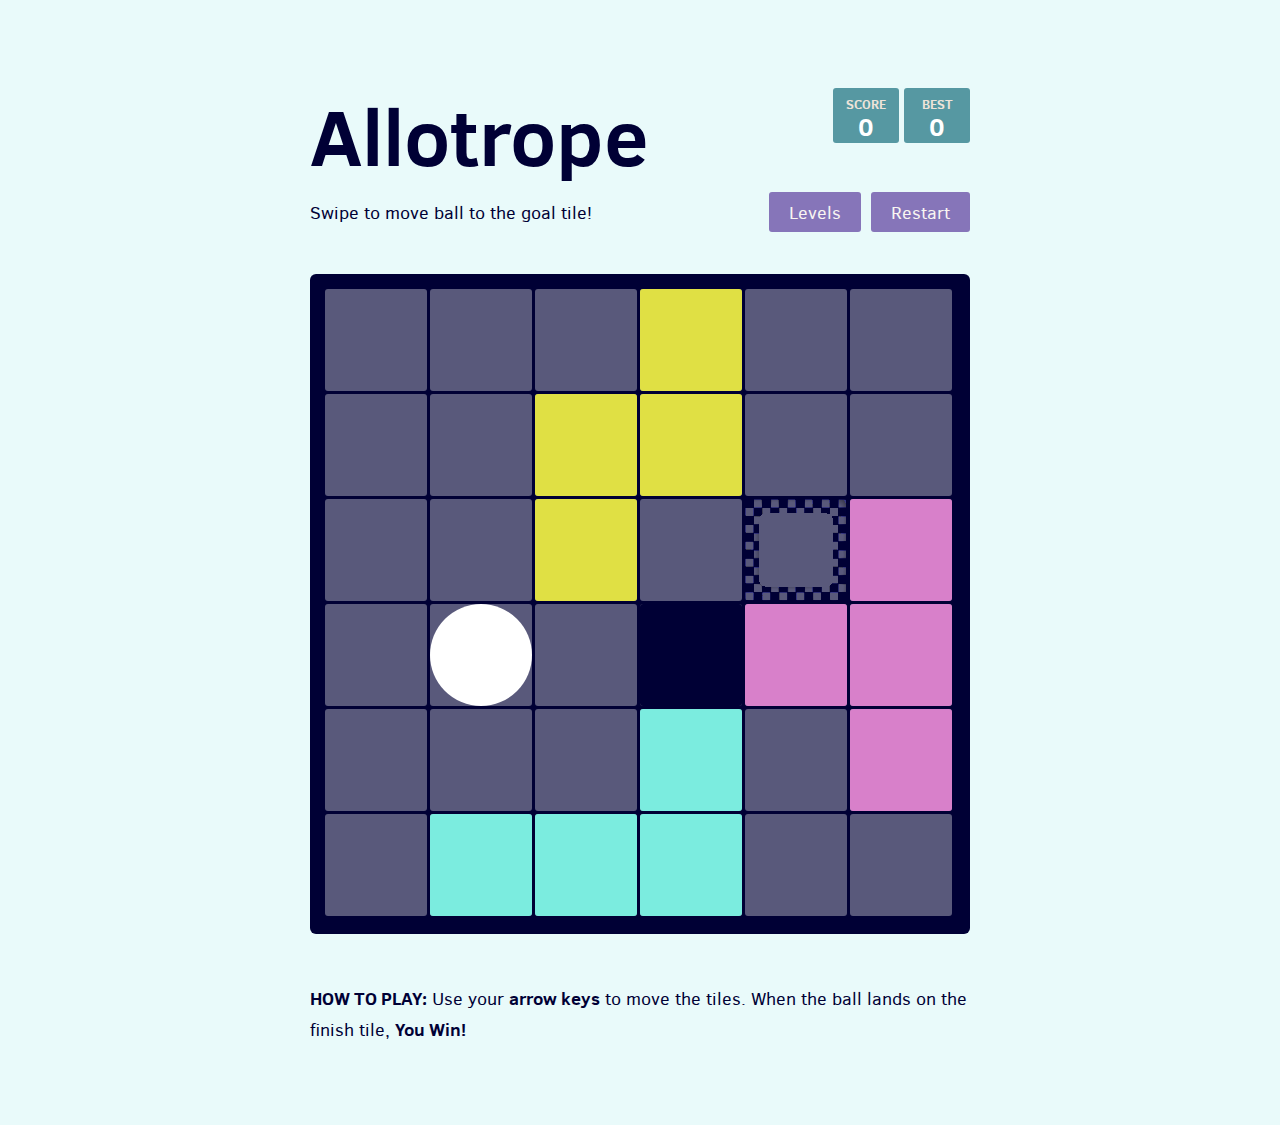
<file: levels/level_6.html>
<!DOCTYPE html>
<html>
<head>
  <meta charset="utf-8">
  <title>Allotrope</title>

  <link href="../style/main.css" rel="stylesheet" type="text/css">
  <link rel="shortcut icon" href="http://scott-swarthout.github.io/allotrope-js/Allotrope Logo.ico">
  <meta name="viewport" content="width=device-width,height=device-height,initial-scale=1,maximum-scale=1,user-scalable=yes" />
  <!--<link rel="apple-touch-icon" href="meta/apple-touch-icon.png">-->
  <!--<link rel="apple-touch-startup-image" href="meta/apple-touch-startup-image-640x1096.png" media="(device-width: 320px) and (device-height: 568px) and (-webkit-device-pixel-ratio: 2)">-->
  <!--<link rel="apple-touch-startup-image" href="meta/apple-touch-startup-image-640x920.png"  media="(device-width: 320px) and (device-height: 480px) and (-webkit-device-pixel-ratio: 2)">-->
  <meta name="apple-mobile-web-app-capable" content="yes">
  <meta name="apple-mobile-web-app-status-bar-style" content="black">

  <meta name="HandheldFriendly" content="True">
  <meta name="MobileOptimized" content="320">
  <meta name="viewport" content="width=device-width, target-densitydpi=160dpi, initial-scale=1.0, maximum-scale=1, user-scalable=no, minimal-ui">
</head>
<body>
  <div class="container">
    <div class="heading">
      <h1 class="title"> <a href="../index.html">Allotrope</a></h1>
      <div class="scores-container">
        <div class="score-container">0</div>
        <div class="best-container">0</div>
      </div>
    </div>
    <div class="above-game">
      <p class="game-intro">Swipe to move ball to the goal tile!</p>
      <a class="restart-button">Restart</a>
      <a href='../level_select.html'class="levels-button">Levels</a>
    </div>

    <div class="game-container">
      <div class="game-message">
        <p></p>
        <div class="lower">
	        <!--<a class="keep-playing-button">Next Level</a>-->
          <a class="retry-button">Try again</a>
          <a href='../level_select.html'class="select-levels-button">Levels</a>
        </div>
      </div>

      <div class="grid-container">
        <div class="grid-row">
          <div class="grid-cell"></div>
          <div class="grid-cell"></div>
          <div class="grid-cell"></div>
          <div class="grid-cell"></div>
          <div class="grid-cell"></div>
          <div class="grid-cell"></div>
        </div>
        <div class="grid-row">
          <div class="grid-cell"></div>
          <div class="grid-cell"></div>
          <div class="grid-cell"></div>
          <div class="grid-cell"></div>
          <div class="grid-cell"></div>
          <div class="grid-cell"></div>
        </div>
        <div class="grid-row">
          <div class="grid-cell"></div>
          <div class="grid-cell"></div>
          <div class="grid-cell"></div>
          <div class="grid-cell"></div>
          <div class="grid-goalcell"></div>
          <div class="grid-cell"></div>
        </div>
        <div class="grid-row">
          <div class="grid-cell"></div>
          <div class="grid-cell"></div>
          <div class="grid-cell"></div>
          <div class="grid-cell"></div>
          <div class="grid-cell"></div>
          <div class="grid-cell"></div>
        </div>
        <div class="grid-row">
          <div class="grid-cell"></div>
          <div class="grid-cell"></div>
          <div class="grid-cell"></div>
          <div class="grid-cell"></div>
          <div class="grid-cell"></div>
          <div class="grid-cell"></div>
        </div>
        <div class="grid-row">
          <div class="grid-cell"></div>
          <div class="grid-cell"></div>
          <div class="grid-cell"></div>
          <div class="grid-cell"></div>
          <div class="grid-cell"></div>
          <div class="grid-cell"></div>
        </div>
      </div>

      <div class="tile-container">

      </div>
    </div>

    <p class="game-explanation">
      <strong class="important">How to play:</strong> Use your <strong>arrow keys</strong> to move the tiles. When the ball lands on the finish tile, <strong>You Win!</strong>
    </p>
   
  </div>
  <script src="http://ajax.googleapis.com/ajax/libs/jquery/1.11.1/jquery.min.js"></script>
  <script src="level_6_data.js"></script>
  <script src="../js/bind_polyfill.js"></script>
  <script src="../js/classlist_polyfill.js"></script>
  <script src="../js/animframe_polyfill.js"></script>
  <script src="../js/keyboard_input_manager.js"></script>
  <script src="../js/html_actuator.js"></script>
  <script src="../js/grid.js"></script>
  <script src="../js/tile.js"></script>
  <script src="../js/local_storage_manager.js"></script>
  <script src="../js/game_manager.js"></script>
  <script src="../js/application.js"></script>
  
</body>
</html>
</file>
<file: style/homepage.css>
/*
    Document   : allotrope-js/style/homepage．css
    Created on : 2014-09-30 06:48 PM
    Author     : scott-swarthout
    Description:
    Purpose of the stylesheet follows.
    To change this template use Tools | Templates.
*/
html{
	background: #E9FAFA;
}
a {
  color: inherit;
  text-decoration: inherit;
}
.title{
/* 	margin: 0; */
  padding: 0;
  
  color: #000035;
  font-family: "Clear Sans", "Helvetica Neue", Arial, sans-serif;
  font-size: 75px;
	text-align:center;
	text-decoration:none;
}
	

ul{
/*   columns:1; */
	
	display:block;
     padding:5px;
/* 	width:500px; */
	margin:0 auto;
	list-style-type: none;
	text-align:center;
	
	
}
li{
	
	vertical-align:middle;
	/*position: relative;*/
  display: inline-block;
  
  padding: 10px 20px;
/*   font-size: 25px; */
  height: 100px;
  line-height: 50px;
  font-weight: bold;
  border-radius: 3px;
  color: white;
  margin-top: 8px;
  text-align: center;
}
button{
 	display: inline-block;
 	/*vertical-align: top;*/
font-size:40px;
  background: #382a63;
  border-radius: 3px;

	
	
  text-decoration: none;
  color: #f9f6f2;
  height: 60px;
	width:300px;

/*   line-height: 42px; */
/*   display: block; */
  text-align: center;
  
}
</file>
<file: meta/style/main.css>
@import url(fonts/clear-sans.css);
html, body {
  margin: 0;
  padding: 0;
  background: #faf8ef;
  color: #776e65;
  font-family: "Clear Sans", "Helvetica Neue", Arial, sans-serif;
  font-size: 18px; }

body {
  margin: 80px 0; }

.heading:after {
  content: "";
  display: block;
  clear: both; }

h1.title {
  font-size: 80px;
  font-weight: bold;
  margin: 0;
  display: block;
  float: left; }

@-webkit-keyframes move-up {
  0% {
    top: 25px;
    opacity: 1; }

  100% {
    top: -50px;
    opacity: 0; } }
@-moz-keyframes move-up {
  0% {
    top: 25px;
    opacity: 1; }

  100% {
    top: -50px;
    opacity: 0; } }
@keyframes move-up {
  0% {
    top: 25px;
    opacity: 1; }

  100% {
    top: -50px;
    opacity: 0; } }
.scores-container {
  float: right;
  text-align: right; }

.score-container, .best-container {
  position: relative;
  display: inline-block;
  background: #bbada0;
  padding: 15px 25px;
  font-size: 25px;
  height: 25px;
  line-height: 47px;
  font-weight: bold;
  border-radius: 3px;
  color: white;
  margin-top: 8px;
  text-align: center; }
  .score-container:after, .best-container:after {
    position: absolute;
    width: 100%;
    top: 10px;
    left: 0;
    text-transform: uppercase;
    font-size: 13px;
    line-height: 13px;
    text-align: center;
    color: #eee4da; }
  .score-container .score-addition, .best-container .score-addition {
    position: absolute;
    right: 30px;
    color: red;
    font-size: 25px;
    line-height: 25px;
    font-weight: bold;
    color: rgba(119, 110, 101, 0.9);
    z-index: 100;
    -webkit-animation: move-up 600ms ease-in;
    -moz-animation: move-up 600ms ease-in;
    animation: move-up 600ms ease-in;
    -webkit-animation-fill-mode: both;
    -moz-animation-fill-mode: both;
    animation-fill-mode: both; }

.score-container:after {
  content: "Score"; }

.best-container:after {
  content: "Best"; }

p {
  margin-top: 0;
  margin-bottom: 10px;
  line-height: 1.65; }

a {
  color: #776e65;
  font-weight: bold;
  text-decoration: underline;
  cursor: pointer; }

strong.important {
  text-transform: uppercase; }

hr {
  border: none;
  border-bottom: 1px solid #d8d4d0;
  margin-top: 20px;
  margin-bottom: 30px; }

.container {
  width: 500px;
  margin: 0 auto; }

@-webkit-keyframes fade-in {
  0% {
    opacity: 0; }

  100% {
    opacity: 1; } }
@-moz-keyframes fade-in {
  0% {
    opacity: 0; }

  100% {
    opacity: 1; } }
@keyframes fade-in {
  0% {
    opacity: 0; }

  100% {
    opacity: 1; } }
.game-container {
  margin-top: 40px;
  position: relative;
  padding: 15px;
  cursor: default;
  -webkit-touch-callout: none;
  -ms-touch-callout: none;
  -webkit-user-select: none;
  -moz-user-select: none;
  -ms-user-select: none;
  -ms-touch-action: none;
  touch-action: none;
  background: #bbada0;
  border-radius: 6px;
  width: 500px;
  height: 500px;
  -webkit-box-sizing: border-box;
  -moz-box-sizing: border-box;
  box-sizing: border-box; }
  .game-container .game-message {
    display: none;
    position: absolute;
    top: 0;
    right: 0;
    bottom: 0;
    left: 0;
    background: rgba(238, 228, 218, 0.5);
    z-index: 100;
    text-align: center;
    -webkit-animation: fade-in 800ms ease 1200ms;
    -moz-animation: fade-in 800ms ease 1200ms;
    animation: fade-in 800ms ease 1200ms;
    -webkit-animation-fill-mode: both;
    -moz-animation-fill-mode: both;
    animation-fill-mode: both; }
    .game-container .game-message p {
      font-size: 60px;
      font-weight: bold;
      height: 60px;
      line-height: 60px;
      margin-top: 222px; }
    .game-container .game-message .lower {
      display: block;
      margin-top: 59px; }
    .game-container .game-message a {
      display: inline-block;
      background: #8f7a66;
      border-radius: 3px;
      padding: 0 20px;
      text-decoration: none;
      color: #f9f6f2;
      height: 40px;
      line-height: 42px;
      margin-left: 9px; }
      .game-container .game-message a.keep-playing-button {
        display: none; }
    .game-container .game-message.game-won {
      background: rgba(237, 194, 46, 0.5);
      color: #f9f6f2; }
      .game-container .game-message.game-won a.keep-playing-button {
        display: inline-block; }
    .game-container .game-message.game-won, .game-container .game-message.game-over {
      display: block; }

.grid-container {
  position: absolute;
  z-index: 1; }

.grid-row {
  margin-bottom: 15px; }
  .grid-row:last-child {
    margin-bottom: 0; }
  .grid-row:after {
    content: "";
    display: block;
    clear: both; }

.grid-cell {
  width: 106.25px;
  height: 106.25px;
  margin-right: 15px;
  float: left;
  border-radius: 3px;
  background: rgba(238, 228, 218, 0.35); }
  .grid-cell:last-child {
    margin-right: 0; }

.tile-container {
  position: absolute;
  z-index: 2; }

.tile, .tile .tile-inner {
  width: 107px;
  height: 107px;
  line-height: 116.25px; }
.tile.tile-position-1-1 {
  -webkit-transform: translate(0px, 0px);
  -moz-transform: translate(0px, 0px);
  transform: translate(0px, 0px); }
.tile.tile-position-1-2 {
  -webkit-transform: translate(0px, 121px);
  -moz-transform: translate(0px, 121px);
  transform: translate(0px, 121px); }
.tile.tile-position-1-3 {
  -webkit-transform: translate(0px, 242px);
  -moz-transform: translate(0px, 242px);
  transform: translate(0px, 242px); }
.tile.tile-position-1-4 {
  -webkit-transform: translate(0px, 363px);
  -moz-transform: translate(0px, 363px);
  transform: translate(0px, 363px); }
.tile.tile-position-2-1 {
  -webkit-transform: translate(121px, 0px);
  -moz-transform: translate(121px, 0px);
  transform: translate(121px, 0px); }
.tile.tile-position-2-2 {
  -webkit-transform: translate(121px, 121px);
  -moz-transform: translate(121px, 121px);
  transform: translate(121px, 121px); }
.tile.tile-position-2-3 {
  -webkit-transform: translate(121px, 242px);
  -moz-transform: translate(121px, 242px);
  transform: translate(121px, 242px); }
.tile.tile-position-2-4 {
  -webkit-transform: translate(121px, 363px);
  -moz-transform: translate(121px, 363px);
  transform: translate(121px, 363px); }
.tile.tile-position-3-1 {
  -webkit-transform: translate(242px, 0px);
  -moz-transform: translate(242px, 0px);
  transform: translate(242px, 0px); }
.tile.tile-position-3-2 {
  -webkit-transform: translate(242px, 121px);
  -moz-transform: translate(242px, 121px);
  transform: translate(242px, 121px); }
.tile.tile-position-3-3 {
  -webkit-transform: translate(242px, 242px);
  -moz-transform: translate(242px, 242px);
  transform: translate(242px, 242px); }
.tile.tile-position-3-4 {
  -webkit-transform: translate(242px, 363px);
  -moz-transform: translate(242px, 363px);
  transform: translate(242px, 363px); }
.tile.tile-position-4-1 {
  -webkit-transform: translate(363px, 0px);
  -moz-transform: translate(363px, 0px);
  transform: translate(363px, 0px); }
.tile.tile-position-4-2 {
  -webkit-transform: translate(363px, 121px);
  -moz-transform: translate(363px, 121px);
  transform: translate(363px, 121px); }
.tile.tile-position-4-3 {
  -webkit-transform: translate(363px, 242px);
  -moz-transform: translate(363px, 242px);
  transform: translate(363px, 242px); }
.tile.tile-position-4-4 {
  -webkit-transform: translate(363px, 363px);
  -moz-transform: translate(363px, 363px);
  transform: translate(363px, 363px); }

.tile {
  position: absolute;
  -webkit-transition: 100ms ease-in-out;
  -moz-transition: 100ms ease-in-out;
  transition: 100ms ease-in-out;
  -webkit-transition-property: -webkit-transform;
  -moz-transition-property: -moz-transform;
  transition-property: transform; }
  .tile .tile-inner {
    border-radius: 3px;
    background: #eee4da;
    text-align: center;
    font-weight: bold;
    z-index: 10;
    font-size: 55px; }
  .tile.tile-2 .tile-inner {
    background: #eee4da;
    box-shadow: 0 0 30px 10px rgba(243, 215, 116, 0), inset 0 0 0 1px rgba(255, 255, 255, 0); }
  .tile.tile-4 .tile-inner {
    background: #ede0c8;
    box-shadow: 0 0 30px 10px rgba(243, 215, 116, 0), inset 0 0 0 1px rgba(255, 255, 255, 0); }
  .tile.tile-8 .tile-inner {
    color: #f9f6f2;
    background: #f2b179; }
  .tile.tile-16 .tile-inner {
    color: #f9f6f2;
    background: #f59563; }
  .tile.tile-32 .tile-inner {
    color: #f9f6f2;
    background: #f67c5f; }
  .tile.tile-64 .tile-inner {
    color: #f9f6f2;
    background: #f65e3b; }
  .tile.tile-128 .tile-inner {
    color: #f9f6f2;
    background: #edcf72;
    box-shadow: 0 0 30px 10px rgba(243, 215, 116, 0.2381), inset 0 0 0 1px rgba(255, 255, 255, 0.14286);
    font-size: 45px; }
    @media screen and (max-width: 520px) {
      .tile.tile-128 .tile-inner {
        font-size: 25px; } }
  .tile.tile-256 .tile-inner {
    color: #f9f6f2;
    background: #edcc61;
    box-shadow: 0 0 30px 10px rgba(243, 215, 116, 0.31746), inset 0 0 0 1px rgba(255, 255, 255, 0.19048);
    font-size: 45px; }
    @media screen and (max-width: 520px) {
      .tile.tile-256 .tile-inner {
        font-size: 25px; } }
  .tile.tile-512 .tile-inner {
    color: #f9f6f2;
    background: #edc850;
    box-shadow: 0 0 30px 10px rgba(243, 215, 116, 0.39683), inset 0 0 0 1px rgba(255, 255, 255, 0.2381);
    font-size: 45px; }
    @media screen and (max-width: 520px) {
      .tile.tile-512 .tile-inner {
        font-size: 25px; } }
  .tile.tile-1024 .tile-inner {
    color: #f9f6f2;
    background: #edc53f;
    box-shadow: 0 0 30px 10px rgba(243, 215, 116, 0.47619), inset 0 0 0 1px rgba(255, 255, 255, 0.28571);
    font-size: 35px; }
    @media screen and (max-width: 520px) {
      .tile.tile-1024 .tile-inner {
        font-size: 15px; } }
  .tile.tile-2048 .tile-inner {
    color: #f9f6f2;
    background: #edc22e;
    box-shadow: 0 0 30px 10px rgba(243, 215, 116, 0.55556), inset 0 0 0 1px rgba(255, 255, 255, 0.33333);
    font-size: 35px; }
    @media screen and (max-width: 520px) {
      .tile.tile-2048 .tile-inner {
        font-size: 15px; } }
  .tile.tile-super .tile-inner {
    color: #f9f6f2;
    background: #3c3a32;
    font-size: 30px; }
    @media screen and (max-width: 520px) {
      .tile.tile-super .tile-inner {
        font-size: 10px; } }

@-webkit-keyframes appear {
  0% {
    opacity: 0;
    -webkit-transform: scale(0);
    -moz-transform: scale(0);
    transform: scale(0); }

  100% {
    opacity: 1;
    -webkit-transform: scale(1);
    -moz-transform: scale(1);
    transform: scale(1); } }
@-moz-keyframes appear {
  0% {
    opacity: 0;
    -webkit-transform: scale(0);
    -moz-transform: scale(0);
    transform: scale(0); }

  100% {
    opacity: 1;
    -webkit-transform: scale(1);
    -moz-transform: scale(1);
    transform: scale(1); } }
@keyframes appear {
  0% {
    opacity: 0;
    -webkit-transform: scale(0);
    -moz-transform: scale(0);
    transform: scale(0); }

  100% {
    opacity: 1;
    -webkit-transform: scale(1);
    -moz-transform: scale(1);
    transform: scale(1); } }
.tile-new .tile-inner {
  -webkit-animation: appear 200ms ease 100ms;
  -moz-animation: appear 200ms ease 100ms;
  animation: appear 200ms ease 100ms;
  -webkit-animation-fill-mode: backwards;
  -moz-animation-fill-mode: backwards;
  animation-fill-mode: backwards; }

@-webkit-keyframes pop {
  0% {
    -webkit-transform: scale(0);
    -moz-transform: scale(0);
    transform: scale(0); }

  50% {
    -webkit-transform: scale(1.2);
    -moz-transform: scale(1.2);
    transform: scale(1.2); }

  100% {
    -webkit-transform: scale(1);
    -moz-transform: scale(1);
    transform: scale(1); } }
@-moz-keyframes pop {
  0% {
    -webkit-transform: scale(0);
    -moz-transform: scale(0);
    transform: scale(0); }

  50% {
    -webkit-transform: scale(1.2);
    -moz-transform: scale(1.2);
    transform: scale(1.2); }

  100% {
    -webkit-transform: scale(1);
    -moz-transform: scale(1);
    transform: scale(1); } }
@keyframes pop {
  0% {
    -webkit-transform: scale(0);
    -moz-transform: scale(0);
    transform: scale(0); }

  50% {
    -webkit-transform: scale(1.2);
    -moz-transform: scale(1.2);
    transform: scale(1.2); }

  100% {
    -webkit-transform: scale(1);
    -moz-transform: scale(1);
    transform: scale(1); } }
.tile-merged .tile-inner {
  z-index: 20;
  -webkit-animation: pop 200ms ease 100ms;
  -moz-animation: pop 200ms ease 100ms;
  animation: pop 200ms ease 100ms;
  -webkit-animation-fill-mode: backwards;
  -moz-animation-fill-mode: backwards;
  animation-fill-mode: backwards; }

.above-game:after {
  content: "";
  display: block;
  clear: both; }

.game-intro {
  float: left;
  line-height: 42px;
  margin-bottom: 0; }

.restart-button {
  display: inline-block;
  background: #8f7a66;
  border-radius: 3px;
  padding: 0 20px;
  text-decoration: none;
  color: #f9f6f2;
  height: 40px;
  line-height: 42px;
  display: block;
  text-align: center;
  float: right; }

.game-explanation {
  margin-top: 50px; }

@media screen and (max-width: 520px) {
  html, body {
    font-size: 15px; }

  body {
    margin: 20px 0;
    padding: 0 20px; }

  h1.title {
    font-size: 27px;
    margin-top: 15px; }

  .container {
    width: 280px;
    margin: 0 auto; }

  .score-container, .best-container {
    margin-top: 0;
    padding: 15px 10px;
    min-width: 40px; }

  .heading {
    margin-bottom: 10px; }

  .game-intro {
    width: 55%;
    display: block;
    box-sizing: border-box;
    line-height: 1.65; }

  .restart-button {
    width: 42%;
    padding: 0;
    display: block;
    box-sizing: border-box;
    margin-top: 2px; }

  .game-container {
    margin-top: 17px;
    position: relative;
    padding: 10px;
    cursor: default;
    -webkit-touch-callout: none;
    -ms-touch-callout: none;
    -webkit-user-select: none;
    -moz-user-select: none;
    -ms-user-select: none;
    -ms-touch-action: none;
    touch-action: none;
    background: #bbada0;
    border-radius: 6px;
    width: 280px;
    height: 280px;
    -webkit-box-sizing: border-box;
    -moz-box-sizing: border-box;
    box-sizing: border-box; }
    .game-container .game-message {
      display: none;
      position: absolute;
      top: 0;
      right: 0;
      bottom: 0;
      left: 0;
      background: rgba(238, 228, 218, 0.5);
      z-index: 100;
      text-align: center;
      -webkit-animation: fade-in 800ms ease 1200ms;
      -moz-animation: fade-in 800ms ease 1200ms;
      animation: fade-in 800ms ease 1200ms;
      -webkit-animation-fill-mode: both;
      -moz-animation-fill-mode: both;
      animation-fill-mode: both; }
      .game-container .game-message p {
        font-size: 60px;
        font-weight: bold;
        height: 60px;
        line-height: 60px;
        margin-top: 222px; }
      .game-container .game-message .lower {
        display: block;
        margin-top: 59px; }
      .game-container .game-message a {
        display: inline-block;
        background: #8f7a66;
        border-radius: 3px;
        padding: 0 20px;
        text-decoration: none;
        color: #f9f6f2;
        height: 40px;
        line-height: 42px;
        margin-left: 9px; }
        .game-container .game-message a.keep-playing-button {
          display: none; }
      .game-container .game-message.game-won {
        background: rgba(237, 194, 46, 0.5);
        color: #f9f6f2; }
        .game-container .game-message.game-won a.keep-playing-button {
          display: inline-block; }
      .game-container .game-message.game-won, .game-container .game-message.game-over {
        display: block; }

  .grid-container {
    position: absolute;
    z-index: 1; }

  .grid-row {
    margin-bottom: 10px; }
    .grid-row:last-child {
      margin-bottom: 0; }
    .grid-row:after {
      content: "";
      display: block;
      clear: both; }

  .grid-cell {
    width: 57.5px;
    height: 57.5px;
    margin-right: 10px;
    float: left;
    border-radius: 3px;
    background: rgba(238, 228, 218, 0.35); }
    .grid-cell:last-child {
      margin-right: 0; }

  .tile-container {
    position: absolute;
    z-index: 2; }

  .tile, .tile .tile-inner {
    width: 58px;
    height: 58px;
    line-height: 67.5px; }
  .tile.tile-position-1-1 {
    -webkit-transform: translate(0px, 0px);
    -moz-transform: translate(0px, 0px);
    transform: translate(0px, 0px); }
  .tile.tile-position-1-2 {
    -webkit-transform: translate(0px, 67px);
    -moz-transform: translate(0px, 67px);
    transform: translate(0px, 67px); }
  .tile.tile-position-1-3 {
    -webkit-transform: translate(0px, 135px);
    -moz-transform: translate(0px, 135px);
    transform: translate(0px, 135px); }
  .tile.tile-position-1-4 {
    -webkit-transform: translate(0px, 202px);
    -moz-transform: translate(0px, 202px);
    transform: translate(0px, 202px); }
  .tile.tile-position-2-1 {
    -webkit-transform: translate(67px, 0px);
    -moz-transform: translate(67px, 0px);
    transform: translate(67px, 0px); }
  .tile.tile-position-2-2 {
    -webkit-transform: translate(67px, 67px);
    -moz-transform: translate(67px, 67px);
    transform: translate(67px, 67px); }
  .tile.tile-position-2-3 {
    -webkit-transform: translate(67px, 135px);
    -moz-transform: translate(67px, 135px);
    transform: translate(67px, 135px); }
  .tile.tile-position-2-4 {
    -webkit-transform: translate(67px, 202px);
    -moz-transform: translate(67px, 202px);
    transform: translate(67px, 202px); }
  .tile.tile-position-3-1 {
    -webkit-transform: translate(135px, 0px);
    -moz-transform: translate(135px, 0px);
    transform: translate(135px, 0px); }
  .tile.tile-position-3-2 {
    -webkit-transform: translate(135px, 67px);
    -moz-transform: translate(135px, 67px);
    transform: translate(135px, 67px); }
  .tile.tile-position-3-3 {
    -webkit-transform: translate(135px, 135px);
    -moz-transform: translate(135px, 135px);
    transform: translate(135px, 135px); }
  .tile.tile-position-3-4 {
    -webkit-transform: translate(135px, 202px);
    -moz-transform: translate(135px, 202px);
    transform: translate(135px, 202px); }
  .tile.tile-position-4-1 {
    -webkit-transform: translate(202px, 0px);
    -moz-transform: translate(202px, 0px);
    transform: translate(202px, 0px); }
  .tile.tile-position-4-2 {
    -webkit-transform: translate(202px, 67px);
    -moz-transform: translate(202px, 67px);
    transform: translate(202px, 67px); }
  .tile.tile-position-4-3 {
    -webkit-transform: translate(202px, 135px);
    -moz-transform: translate(202px, 135px);
    transform: translate(202px, 135px); }
  .tile.tile-position-4-4 {
    -webkit-transform: translate(202px, 202px);
    -moz-transform: translate(202px, 202px);
    transform: translate(202px, 202px); }

  .tile .tile-inner {
    font-size: 35px; }

  .game-message p {
    font-size: 30px !important;
    height: 30px !important;
    line-height: 30px !important;
    margin-top: 90px !important; }
  .game-message .lower {
    margin-top: 30px !important; } }
</file>
<file: style/main.css>
@import url(fonts/clear-sans.css);
html, body {
  margin: 0;
  padding: 0;
  background: #E9FAFA;
  color: #000035;
  font-family: "Clear Sans", "Helvetica Neue", Arial, sans-serif;
  font-size: 18px; }

body {
  margin: 80px 0; }

.heading:after {
  content: "";
  display: block;
  clear: both; }

h1.title {
  font-size: 80px;
  font-weight: bold;
  margin: 0;
  display: block;
  float: left
}

a {
  color: inherit;
  text-decoration: inherit;
}

@-webkit-keyframes move-up {
  0% {
    top: 25px;
    opacity: 1; }

  100% {
    top: -50px;
    opacity: 0; } }
@-moz-keyframes move-up {
  0% {
    top: 25px;
    opacity: 1; }

  100% {
    top: -50px;
    opacity: 0; } }
@keyframes move-up {
  0% {
    top: 25px;
    opacity: 1; }

  100% {
    top: -50px;
    opacity: 0; } }
.scores-container {
  float: right;
  text-align: right; }

.score-container, .best-container {
  position: relative;
  display: inline-block;
  background: #5698A2;
  padding: 15px 25px;
  font-size: 25px;
  height: 25px;
  line-height: 47px;
  font-weight: bold;
  border-radius: 3px;
  color: white;
  margin-top: 8px;
  text-align: center; }
  .score-container:after, .best-container:after {
    position: absolute;
    width: 100%;
    top: 10px;
    left: 0;
    text-transform: uppercase;
    font-size: 13px;
    line-height: 13px;
    text-align: center;
    color: #eee4da; }
  .score-container .score-addition, .best-container .score-addition {
    position: absolute;
    right: 30px;
    color: red;
    font-size: 25px;
    line-height: 25px;
    font-weight: bold;
    color: rgba(119, 110, 101, 0.9);
    z-index: 100;
    -webkit-animation: move-up 600ms ease-in;
    -moz-animation: move-up 600ms ease-in;
    animation: move-up 600ms ease-in;
    -webkit-animation-fill-mode: both;
    -moz-animation-fill-mode: both;
    animation-fill-mode: both; }

.score-container:after {
  content: "Score"; }

.best-container:after {
  content: "Best"; }

p {
  margin-top: 0;
  margin-bottom: 10px;
  line-height: 1.65; }

/* a {
  color: #776e65;
  font-weight: bold;
  text-decoration: underline;
  cursor: pointer; }
 */
strong.important {
  text-transform: uppercase; }

hr {
  border: none;
  border-bottom: 1px solid #d8d4d0;
  margin-top: 20px;
  margin-bottom: 30px; }

.container {
  width: 660px; /*Changed Value*/
  margin: 0 auto; }

@-webkit-keyframes fade-in {
  0% {
    opacity: 0; }

  100% {
    opacity: 1; } }
@-moz-keyframes fade-in {
  0% {
    opacity: 0; }

  100% {
    opacity: 1; } }
@keyframes fade-in {
  0% {
    opacity: 0; }

  100% {
    opacity: 1; } }
.game-container {
  margin-top: 40px;
  position: relative;
  padding: 15px;
  cursor: default;
  -webkit-touch-callout: none;
  -ms-touch-callout: none;
  -webkit-user-select: none;
  -moz-user-select: none;
  -ms-user-select: none;
  -ms-touch-action: none;
  touch-action: none;
  background: #000035;
  border-radius: 6px;
  width: 660px; /*Changed Value*/
  height: 660px;/*Changed Value*/
  -webkit-box-sizing: border-box;
  -moz-box-sizing: border-box;
  box-sizing: border-box; }
  .game-container .game-message {
    display: none;
    position: absolute;
    top: 0;
    right: 0;
    bottom: 0;
    left: 0;
    background: rgba(238, 228, 218, 0.5);
    z-index: 100;
    text-align: center;
    -webkit-animation: fade-in 800ms ease 1200ms;
    -moz-animation: fade-in 800ms ease 1200ms;
    animation: fade-in 800ms ease 1200ms;
    -webkit-animation-fill-mode: both;
    -moz-animation-fill-mode: both;
    animation-fill-mode: both; }
    .game-container .game-message p {
      font-size: 60px;
      font-weight: bold;
      height: 60px;
      line-height: 60px;
      margin-top: 222px; }
    .game-container .game-message .lower {
      display: block;
      margin-top: 59px; }
    .game-container .game-message a {
      display: inline-block;
      background: #000035;
      border-radius: 3px;
      padding: 0 20px;
      text-decoration: none;
      color: #f9f6f2;
      height: 40px;
      line-height: 42px;
      margin-left: 9px; }
      .game-container .game-message a.keep-playing-button {
        display: none; }
    .game-container .game-message.game-won {
      background: rgba(116, 94, 185, 0.5);
      color: #f9f6f2; }
      .game-container .game-message.game-won a.keep-playing-button {
        display: inline-block; }
      .game-container .game-message.game-won a.select-levels-button {
          display: inline-block; }
    .game-container .game-message.game-won, .game-container .game-message.game-over {
      display: block; }

.grid-container {
  position: absolute;
  margin: 0 auto;
  z-index: 1; }

.grid-row {
  margin-bottom: 3px; }
  .grid-row:last-child {
    margin-bottom: 0; }
  .grid-row:after {
    content: "";
    display: block;
    clear: both; }
.grid-goalcell{
  width: 102px;/*Changed Value*/
  height: 102px;/*Changed Value*/
  margin-right: 3px;
  float: left;
  border-radius: 3px;
  /*background-image: url("file:///home/chronos/u-d3b57c713d5e4509a0c4be93cec22db57192ea99/Downloads/allotrope-js/checkered_border_transparent.png");*/
  background-image: url("../assets/checkered_border_transparent.png");
  background-color: rgba(255, 255, 255, 0.35);
}
.grid-cell {
  width: 102px;/*Changed Value*/
  height: 102px;/*Changed Value*/
  margin-right: 3px;
  float: left;
  border-radius: 3px;
  background-color: rgba(255, 255, 255, 0.35);
  }
  .grid-cell:last-child {
    margin-right: 0; }

.tile-container {
  position: absolute;
  z-index: 2; }

.tile, .tile .tile-inner {
  width: 102px;/*Changed Value*/
  height: 102px;/*Changed Value*/
  line-height: 112px; }/*Changed Value*/
.tile.tile-position-1-1 {
  -webkit-transform: translate(0px, 0px);
  -moz-transform: translate(0px, 0px);
  transform: translate(0px, 0px); }
.tile.tile-position-1-2 {
  -webkit-transform: translate(0px, 105px);
  -moz-transform: translate(0px, 105px);
  transform: translate(0px, 105px); }
.tile.tile-position-1-3 {
  -webkit-transform: translate(0px, 210px);
  -moz-transform: translate(0px, 210px);
  transform: translate(0px, 210px); }
.tile.tile-position-1-4 {
  -webkit-transform: translate(0px, 315px);
  -moz-transform: translate(0px, 315px);
  transform: translate(0px, 315px); }
.tile.tile-position-1-5 {
  -webkit-transform: translate(0px, 420px);
  -moz-transform: translate(0px, 420px);
  transform: translate(0px, 420px); }
.tile.tile-position-1-6 {
  -webkit-transform: translate(0px, 525px);
  -moz-transform: translate(0px, 525px);
  transform: translate(0px, 525px); }
.tile.tile-position-2-1 {
  -webkit-transform: translate(105px, 0px);
  -moz-transform: translate(105px, 0px);
  transform: translate(105px, 0px); }
.tile.tile-position-2-2 {
  -webkit-transform: translate(105px, 105px);
  -moz-transform: translate(105px, 105px);
  transform: translate(105px, 105px); }
.tile.tile-position-2-3 {
  -webkit-transform: translate(105px, 210px);
  -moz-transform: translate(105px, 210px);
  transform: translate(105px, 210px); }
.tile.tile-position-2-4 {
  -webkit-transform: translate(105px, 315px);
  -moz-transform: translate(105px, 315px);
  transform: translate(105px, 315px); }
.tile.tile-position-2-5 {
  -webkit-transform: translate(105px, 420px);
  -moz-transform: translate(105px, 420px);
  transform: translate(105px, 420px); }
.tile.tile-position-2-6 {
  -webkit-transform: translate(105px, 525px);
  -moz-transform: translate(105px, 525px);
  transform: translate(105px, 525px); }
.tile.tile-position-3-1 {
  -webkit-transform: translate(210px, 0px);
  -moz-transform: translate(210px, 0px);
  transform: translate(210px, 0px); }
.tile.tile-position-3-2 {
  -webkit-transform: translate(210px, 105px);
  -moz-transform: translate(210px, 105px);
  transform: translate(210px, 105px); }
.tile.tile-position-3-3 {
  -webkit-transform: translate(210px, 210px);
  -moz-transform: translate(210px, 210px);
  transform: translate(210px, 210px); }
.tile.tile-position-3-4 {
  -webkit-transform: translate(210px, 315px);
  -moz-transform: translate(210px, 315px);
  transform: translate(210px, 315px); }
.tile.tile-position-3-5 {
  -webkit-transform: translate(210px, 420px);
  -moz-transform: translate(210px, 420px);
  transform: translate(210px, 420px); }
.tile.tile-position-3-6 {
  -webkit-transform: translate(210px, 525px);
  -moz-transform: translate(210px, 525px);
  transform: translate(210px, 525px); }
.tile.tile-position-4-1 {
  -webkit-transform: translate(315px, 0px);
  -moz-transform: translate(315px, 0px);
  transform: translate(315px, 0px); }
.tile.tile-position-4-2 {
  -webkit-transform: translate(315px, 105px);
  -moz-transform: translate(315px, 105px);
  transform: translate(315px, 105px); }
.tile.tile-position-4-3 {
  -webkit-transform: translate(315px, 210px);
  -moz-transform: translate(315px, 210px);
  transform: translate(315px, 210px); }
.tile.tile-position-4-4 {
  -webkit-transform: translate(315px, 315px);
  -moz-transform: translate(315px, 315px);
  transform: translate(315px, 315px); }
.tile.tile-position-4-5 {
  -webkit-transform: translate(315px, 420px);
  -moz-transform: translate(315px, 420px);
  transform: translate(315px, 420px); }
.tile.tile-position-4-6 {
  -webkit-transform: translate(315px, 525px);
  -moz-transform: translate(315px, 525px);
  transform: translate(315px, 525px); }
.tile.tile-position-5-1 {
  -webkit-transform: translate(420px, 0px);
  -moz-transform: translate(420px, 0px);
  transform: translate(420px, 0px); }
.tile.tile-position-5-2 {
  -webkit-transform: translate(420px, 105px);
  -moz-transform: translate(420px, 105px);
  transform: translate(420px, 105px); }
.tile.tile-position-5-3 {
  -webkit-transform: translate(420px, 210px);
  -moz-transform: translate(420px, 210px);
  transform: translate(420px, 210px); }
.tile.tile-position-5-4 {
  -webkit-transform: translate(420px, 315px);
  -moz-transform: translate(420px, 315px);
  transform: translate(420px, 315px); }
.tile.tile-position-5-5 {
  -webkit-transform: translate(420px, 420px);
  -moz-transform: translate(420px, 420px);
  transform: translate(420px, 420px); }
.tile.tile-position-5-6 {
  -webkit-transform: translate(420px, 525px);
  -moz-transform: translate(420px, 525px);
  transform: translate(420px, 525px); }
.tile.tile-position-6-1 {
  -webkit-transform: translate(525px, 0px);
  -moz-transform: translate(525px, 0px);
  transform: translate(525px, 0px); }
.tile.tile-position-6-2 {
  -webkit-transform: translate(525px, 105px);
  -moz-transform: translate(525px, 105px);
  transform: translate(525px, 105px); }
.tile.tile-position-6-3 {
  -webkit-transform: translate(525px, 210px);
  -moz-transform: translate(525px, 210px);
  transform: translate(525px, 210px); }
.tile.tile-position-6-4 {
  -webkit-transform: translate(525px, 315px);
  -moz-transform: translate(525px, 315px);
  transform: translate(525px, 315px); }
.tile.tile-position-6-5 {
  -webkit-transform: translate(525px, 420px);
  -moz-transform: translate(525px, 420px);
  transform: translate(525px, 420px); }
.tile.tile-position-6-6 {
  -webkit-transform: translate(525px, 525px);
  -moz-transform: translate(525px, 525px);
  transform: translate(525px, 525px); }
.tile {
  position: absolute;
  -webkit-transition: 200ms ease-in-out;
  -moz-transition: 200ms ease-in-out;
  transition: 200ms ease-in-out;
  -webkit-transition-property: -webkit-transform;
  -moz-transition-property: -moz-transform;
  transition-property: transform; }
  .tile .tile-inner {
    
    background: #eee4da;
    text-align: center;
    font-weight: bold;
    z-index: 10;
    font-size: 55px; }
  .tile.tile-T .tile-inner {
    background: #D880CA;
    border-radius: 3px;
    /*box-shadow: 0 0 30px 10px rgba(243, 215, 116, 0), inset 0 0 0 1px rgba(255, 255, 255, 0); }*/}
  .tile.tile-L .tile-inner {
    background: #7BECDF;
    border-radius: 3px;
    /*box-shadow: 0 0 30px 10px rgba(243, 215, 116, 0), inset 0 0 0 1px rgba(255, 255, 255, 0); }*/}
  .tile.tile-O .tile-inner {
    color: #f9f6f2;
    background: #67CC83;
    border-radius: 3px;}
  .tile.tile-S .tile-inner {
    color: #f9f6f2;
    background: #759AFA;
    border-radius: 3px;
  }
  .tile.tile-Z .tile-inner {
    color: #f9f6f2;
    background: #E0E044;
    border-radius: 3px;
  }
  .tile.tile-J .tile-inner {
    color: #f9f6f2;
    background: #C466F0;
    border-radius: 3px;
  }
  .tile.tile-W .tile-inner {
    color: #f9f6f2;
    background: #000035;
    border-radius: 3px;
  }
  .tile.tile-B .tile-inner {
    color: #f9f6f2;
    background: #FFFFFF;
    border-radius: 51px;
  }
  .tile.tile-G .tile-inner {
    color: #f9f6f2;
    background: rgba(0,0,0,.35);
    border-radius: 3px;
    z-index:10;
  }
  /*.tile.tile-128 .tile-inner {*/
  /*  color: #f9f6f2;*/
  /*  background: #edcf72;*/
    /*box-shadow: 0 0 30px 10px rgba(243, 215, 116, 0.2381), inset 0 0 0 1px rgba(255, 255, 255, 0.14286);*/
  /*  font-size: 45px; }*/
  /*  @media screen and (max-width: 720px) {*/
  /*    .tile.tile-128 .tile-inner {*/
  /*      font-size: 25px; } }*/
  /*.tile.tile-256 .tile-inner {*/
  /*  color: #f9f6f2;*/
  /*  background: #edcc61;*/
    /*box-shadow: 0 0 30px 10px rgba(243, 215, 116, 0.31746), inset 0 0 0 1px rgba(255, 255, 255, 0.19048);*/
  /*  font-size: 45px; }*/
  /*  @media screen and (max-width: 720px) {*/
  /*    .tile.tile-256 .tile-inner {*/
  /*      font-size: 25px; } }*/
  /*.tile.tile-512 .tile-inner {*/
  /*  color: #f9f6f2;*/
  /*  background: #edc850;*/
    /*box-shadow: 0 0 30px 10px rgba(243, 215, 116, 0.39683), inset 0 0 0 1px rgba(255, 255, 255, 0.2381);*/
  /*  font-size: 45px; }*/
  /*  @media screen and (max-width: 720px) {*/
  /*    .tile.tile-512 .tile-inner {*/
  /*      font-size: 25px; } }*/
  /*.tile.tile-1024 .tile-inner {*/
  /*  color: #f9f6f2;*/
  /*  background: #edc53f;*/
    /*box-shadow: 0 0 30px 10px rgba(243, 215, 116, 0.47619), inset 0 0 0 1px rgba(255, 255, 255, 0.28571);*/
  /*  font-size: 35px; }*/
  /*  @media screen and (max-width: 720px) {*/
  /*    .tile.tile-1024 .tile-inner {*/
  /*      font-size: 15px; } }*/
  /*.tile.tile-2048 .tile-inner {*/
  /*  color: #f9f6f2;*/
  /*  background: #edc22e;*/
    /*box-shadow: 0 0 30px 10px rgba(243, 215, 116, 0.55556), inset 0 0 0 1px rgba(255, 255, 255, 0.33333);*/
  /*  font-size: 35px; }*/
  /*  @media screen and (max-width: 720px) {*/
  /*    .tile.tile-2048 .tile-inner {*/
  /*      font-size: 15px; } }*/
  /*.tile.tile-super .tile-inner {*/
  /*  color: #f9f6f2;*/
  /*  background: #3c3a32;*/
  /*  font-size: 30px; }*/
  /*  @media screen and (max-width: 720px) {*/
  /*    .tile.tile-super .tile-inner {*/
  /*      font-size: 10px; } }*/

@-webkit-keyframes appear {
  0% {
    opacity: 0;
    -webkit-transform: scale(0);
    -moz-transform: scale(0);
    transform: scale(0); }

  100% {
    opacity: 1;
    -webkit-transform: scale(1);
    -moz-transform: scale(1);
    transform: scale(1); } }
@-moz-keyframes appear {
  0% {
    opacity: 0;
    -webkit-transform: scale(0);
    -moz-transform: scale(0);
    transform: scale(0); }

  100% {
    opacity: 1;
    -webkit-transform: scale(1);
    -moz-transform: scale(1);
    transform: scale(1); } }
@keyframes appear {
  0% {
    opacity: 0;
    -webkit-transform: scale(0);
    -moz-transform: scale(0);
    transform: scale(0); }

  100% {
    opacity: 1;
    -webkit-transform: scale(1);
    -moz-transform: scale(1);
    transform: scale(1); } }
.tile-new .tile-inner {
  -webkit-animation: appear 200ms ease 100ms;
  -moz-animation: appear 200ms ease 100ms;
  animation: appear 200ms ease 100ms;
  -webkit-animation-fill-mode: backwards;
  -moz-animation-fill-mode: backwards;
  animation-fill-mode: backwards; }

@-webkit-keyframes pop {
  0% {
    -webkit-transform: scale(0);
    -moz-transform: scale(0);
    transform: scale(0); }

  50% {
    -webkit-transform: scale(1.2);
    -moz-transform: scale(1.2);
    transform: scale(1.2); }

  100% {
    -webkit-transform: scale(1);
    -moz-transform: scale(1);
    transform: scale(1); } }
@-moz-keyframes pop {
  0% {
    -webkit-transform: scale(0);
    -moz-transform: scale(0);
    transform: scale(0); }

  50% {
    -webkit-transform: scale(1.2);
    -moz-transform: scale(1.2);
    transform: scale(1.2); }

  100% {
    -webkit-transform: scale(1);
    -moz-transform: scale(1);
    transform: scale(1); } }
@keyframes pop {
  0% {
    -webkit-transform: scale(0);
    -moz-transform: scale(0);
    transform: scale(0); }

  50% {
    -webkit-transform: scale(1.2);
    -moz-transform: scale(1.2);
    transform: scale(1.2); }

  100% {
    -webkit-transform: scale(1);
    -moz-transform: scale(1);
    transform: scale(1); } }
.tile-merged .tile-inner {
  z-index: 20;
  -webkit-animation: pop 200ms ease 100ms;
  -moz-animation: pop 200ms ease 100ms;
  animation: pop 200ms ease 100ms;
  -webkit-animation-fill-mode: backwards;
  -moz-animation-fill-mode: backwards;
  animation-fill-mode: backwards; }

.above-game:after {
  content: "";
  display: block;
  clear: both; }

.game-intro {
  float: left;
  line-height: 42px;
  margin-bottom: 0; }



.restart-button {
  display: inline-block;
  background: #8675B9;
  border-radius: 3px;
  padding: 0px 20px 0px 20px;
  /*border: 0px 20px 0px 20px;*/
  text-decoration: none;
  color: #f9f6f2;
  height: 40px;
  line-height: 42px;
  /*display: block;*/
  text-align: center;
  float: right;
  margin: 0px 0px 0px 10px;
  
}
  
.levels-button{
  display: inline-block;
  background: #8675B9;
  border-radius: 3px;
  padding: 0 20px 0px 20px;
  /*border: 0px 20px 0px 20px;*/
  text-decoration: none;
  color: #f9f6f2;
  height: 40px;
  line-height: 42px;
  /*display: block;*/
  text-align: center;
  float: right;
  margin: 0px 0px 0px 10px;;
}

.game-explanation {
  margin-top: 50px; }

@media screen and (max-width: 720px) {
  html, body {
    font-size: 15px; }

  body {
    margin: 20px 0;
    padding: 0 20px; }

  h1.title {
    font-size: 27px;
    margin-top: 15px; }

  .container {
    width: 308px;
    margin: 0 auto; }

  .score-container, .best-container {
    margin-top: 0;
    padding: 15px 10px;
    min-width: 40px; }

  .heading {
    margin-bottom: 10px; }

  .game-intro {
    width: 55%;
    display: block;
    box-sizing: border-box;
    line-height: 1.65; }

  .restart-button {
    width: 42%;
    padding: 0;
    display: block;
    box-sizing: border-box;
    margin-top: 2px; }
    
  .grid-goalcell{
  width: 45px;
  height: 45px;
  margin-right: 3px;
  float: left;
  border-radius: 3px;
  /*background-image: url("file:///home/chronos/u-d3b57c713d5e4509a0c4be93cec22db57192ea99/Downloads/allotrope-js/checkered_border_transparent_small.png");*/
  background-image: url("../assets/checkered_border_transparent_small.png");
  background-color: rgba(255, 255, 255, 0.35);
}

  .game-container {
    margin-top: 17px;
    position: relative;
    padding: 10px;
    cursor: default;
    -webkit-touch-callout: none;
    -ms-touch-callout: none;
    -webkit-user-select: none;
    -moz-user-select: none;
    -ms-user-select: none;
    -ms-touch-action: none;
    touch-action: none;
    background: #000035;
    border-radius: 6px;
    width: 308px;
    height: 308px;
    -webkit-box-sizing: border-box;
    -moz-box-sizing: border-box;
    box-sizing: border-box; }
    .game-container .game-message {
      display: none;
      position: absolute;
      top: 0;
      right: 0;
      bottom: 0;
      left: 0;
      background: rgba(238, 228, 218, 0.5);
      z-index: 100;
      text-align: center;
      -webkit-animation: fade-in 400ms ease 600ms;
      -moz-animation: fade-in 400ms ease 600ms;
      animation: fade-in 400ms ease 600ms;
      -webkit-animation-fill-mode: both;
      -moz-animation-fill-mode: both;
      animation-fill-mode: both; }
      .game-container .game-message p {
        font-size: 60px;
        font-weight: bold;
        height: 60px;
        line-height: 60px;
        margin-top: 222px; }
      .game-container .game-message .lower {
        display: block;
        margin-top: 59px; }
      .game-container .game-message a {
        display: inline-block;
        background: #000035;
        border-radius: 3px;
        padding: 0 20px;
        text-decoration: none;
        color: #f9f6f2;
        height: 40px;
        line-height: 42px;
        margin-left: 9px; }
        .game-container .game-message a.keep-playing-button {
          display: none; }
      .game-container .game-message.game-won {
        background: rgba(116, 94, 185, 0.5);
        color: #f9f6f2; }
        .game-container .game-message.game-won a.keep-playing-button {
          display: inline-block; }
        .game-container .game-message.game-won a.select-levels-button {
          display: inline-block; }
      .game-container .game-message.game-won, .game-container .game-message.game-over {
        display: block; }

  .grid-container {
    height:288px;
    width:288px;
    position: absolute;
    z-index: 1; }

  .grid-row {
    margin-bottom: 10px;
    height:38px;
    width:288px;
  }
    .grid-row:last-child {
      margin-bottom: 0; }
    .grid-row:after {
      content: "";
      display: block;
      clear: both; }

  .grid-cell {
    width: 45px;
    height: 45px;
    margin-right: 3px;
    float: left;
    border-radius: 3px;
    background: rgba(255, 255, 255, 0.35); }
    .grid-cell:last-child {
      margin-right: 0; }

  .tile-container {
    position: absolute;
    z-index: 2; }

  .tile, .tile .tile-inner {
    width: 45px;
    height: 45px;
    line-height: 67px; }
 .tile.tile-position-1-1 {
  -webkit-transform: translate(0px, 0px);
  -moz-transform: translate(0px, 0px);
  transform: translate(0px, 0px); }
.tile.tile-position-1-2 {
  -webkit-transform: translate(0px, 48px);
  -moz-transform: translate(0px, 48px);
  transform: translate(0px, 48px); }
.tile.tile-position-1-3 {
  -webkit-transform: translate(0px, 96px);
  -moz-transform: translate(0px, 96px);
  transform: translate(0px, 96px); }
.tile.tile-position-1-4 {
  -webkit-transform: translate(0px, 144px);
  -moz-transform: translate(0px, 144px);
  transform: translate(0px, 144px); }
.tile.tile-position-1-5 {
  -webkit-transform: translate(0px, 192px);
  -moz-transform: translate(0px, 192px);
  transform: translate(0px, 192px); }
.tile.tile-position-1-6 {
  -webkit-transform: translate(0px, 240px);
  -moz-transform: translate(0px, 240px);
  transform: translate(0px, 240px); }
.tile.tile-position-2-1 {
  -webkit-transform: translate(48px, 0px);
  -moz-transform: translate(48px, 0px);
  transform: translate(48px, 0px); }
.tile.tile-position-2-2 {
  -webkit-transform: translate(48px, 48px);
  -moz-transform: translate(48px, 48px);
  transform: translate(48px, 48px); }
.tile.tile-position-2-3 {
  -webkit-transform: translate(48px, 96px);
  -moz-transform: translate(48px, 96px);
  transform: translate(48px, 96px); }
.tile.tile-position-2-4 {
  -webkit-transform: translate(48px, 144px);
  -moz-transform: translate(48px, 144px);
  transform: translate(48px, 144px); }
.tile.tile-position-2-5 {
  -webkit-transform: translate(48px, 192px);
  -moz-transform: translate(48px, 192px);
  transform: translate(48px, 192px); }
.tile.tile-position-2-6 {
  -webkit-transform: translate(48px, 240px);
  -moz-transform: translate(48px, 240px);
  transform: translate(48px, 240px); }
.tile.tile-position-3-1 {
  -webkit-transform: translate(96px, 0px);
  -moz-transform: translate(96px, 0px);
  transform: translate(96px, 0px); }
.tile.tile-position-3-2 {
  -webkit-transform: translate(96px, 48px);
  -moz-transform: translate(96px, 48px);
  transform: translate(96px, 48px); }
.tile.tile-position-3-3 {
  -webkit-transform: translate(96px, 96px);
  -moz-transform: translate(96px, 96px);
  transform: translate(96px, 96px); }
.tile.tile-position-3-4 {
  -webkit-transform: translate(96px, 144px);
  -moz-transform: translate(96px, 144px);
  transform: translate(96px, 144px); }
.tile.tile-position-3-5 {
  -webkit-transform: translate(96px, 192px);
  -moz-transform: translate(96px, 192px);
  transform: translate(96px, 192px); }
.tile.tile-position-3-6 {
  -webkit-transform: translate(96px, 240px);
  -moz-transform: translate(96px, 240px);
  transform: translate(96px, 240px); }
.tile.tile-position-4-1 {
  -webkit-transform: translate(144px, 0px);
  -moz-transform: translate(144px, 0px);
  transform: translate(144px, 0px); }
.tile.tile-position-4-2 {
  -webkit-transform: translate(144px, 48px);
  -moz-transform: translate(144px, 48px);
  transform: translate(144px, 48px); }
.tile.tile-position-4-3 {
  -webkit-transform: translate(144px, 96px);
  -moz-transform: translate(144px, 96px);
  transform: translate(144px, 96px); }
.tile.tile-position-4-4 {
  -webkit-transform: translate(144px, 144px);
  -moz-transform: translate(144px, 144px);
  transform: translate(144px, 144px); }
.tile.tile-position-4-5 {
  -webkit-transform: translate(144px, 192px);
  -moz-transform: translate(144px, 192px);
  transform: translate(144px, 192px); }
.tile.tile-position-4-6 {
  -webkit-transform: translate(144px, 240px);
  -moz-transform: translate(144px, 240px);
  transform: translate(144px, 240px); }
.tile.tile-position-5-1 {
  -webkit-transform: translate(192px, 0px);
  -moz-transform: translate(192px, 0px);
  transform: translate(192px, 0px); }
.tile.tile-position-5-2 {
  -webkit-transform: translate(192px, 48px);
  -moz-transform: translate(192px, 48px);
  transform: translate(192px, 48px); }
.tile.tile-position-5-3 {
  -webkit-transform: translate(192px, 96px);
  -moz-transform: translate(192px, 96px);
  transform: translate(192px, 96px); }
.tile.tile-position-5-4 {
  -webkit-transform: translate(192px, 144px);
  -moz-transform: translate(192px, 144px);
  transform: translate(192px, 144px); }
.tile.tile-position-5-5 {
  -webkit-transform: translate(192px, 192px);
  -moz-transform: translate(192px, 192px);
  transform: translate(192px, 192px); }
.tile.tile-position-5-6 {
  -webkit-transform: translate(192px, 240px);
  -moz-transform: translate(192px, 240px);
  transform: translate(192px, 240px); }
.tile.tile-position-6-1 {
  -webkit-transform: translate(240px, 0px);
  -moz-transform: translate(240px, 0px);
  transform: translate(240px, 0px); }
.tile.tile-position-6-2 {
  -webkit-transform: translate(240px, 48px);
  -moz-transform: translate(240px, 48px);
  transform: translate(240px, 48px); }
.tile.tile-position-6-3 {
  -webkit-transform: translate(240px, 96px);
  -moz-transform: translate(240px, 96px);
  transform: translate(240px, 96px); }
.tile.tile-position-6-4 {
  -webkit-transform: translate(240px, 144px);
  -moz-transform: translate(240px, 144px);
  transform: translate(240px, 144px); }
.tile.tile-position-6-5 {
  -webkit-transform: translate(240px, 192px);
  -moz-transform: translate(240px, 192px);
  transform: translate(240px, 192px); }
.tile.tile-position-6-6 {
  -webkit-transform: translate(240px, 240px);
  -moz-transform: translate(240px, 240px);
  transform: translate(240px, 240px); }

  .tile .tile-inner {
    font-size: 35px; }

  .game-message p {
    font-size: 30px !important;
    height: 30px !important;
    line-height: 30px !important;
    margin-top: 90px !important; }
  .game-message .lower {
    margin-top: 30px !important; } }
</file>
